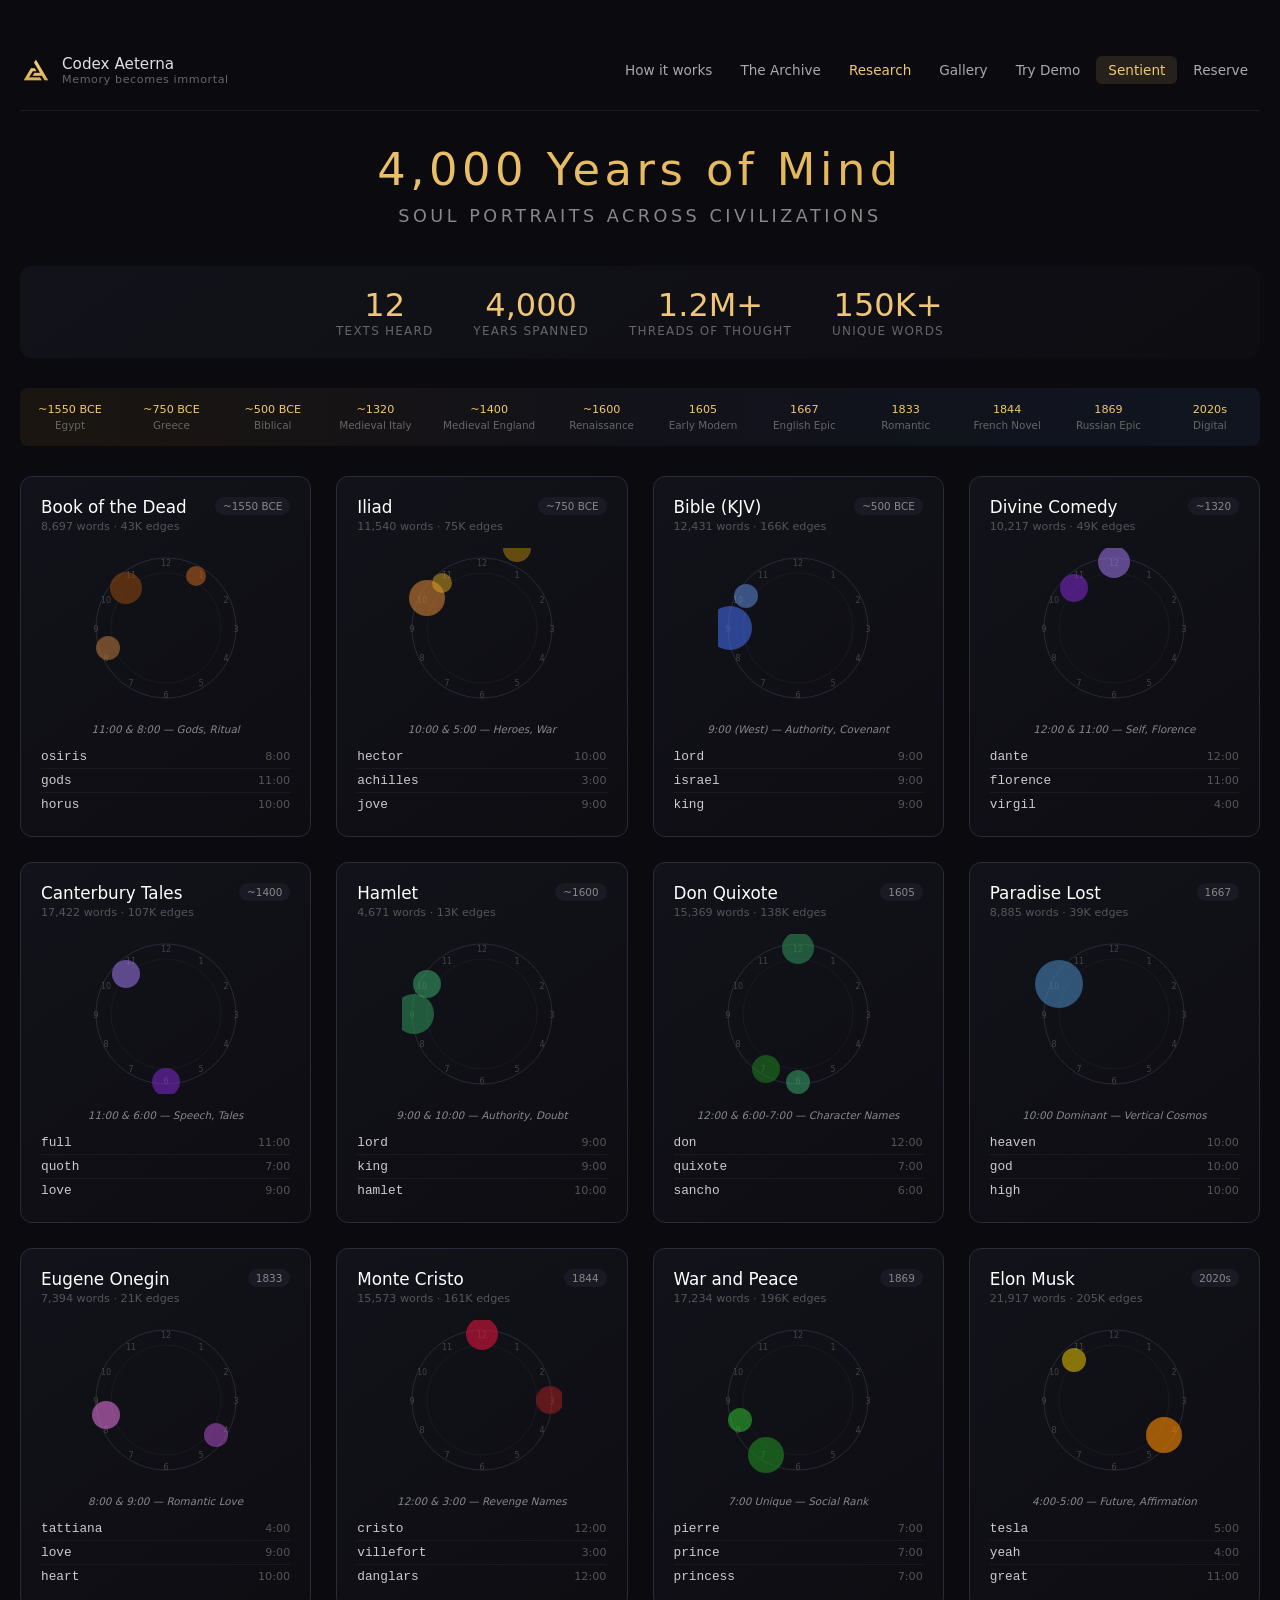
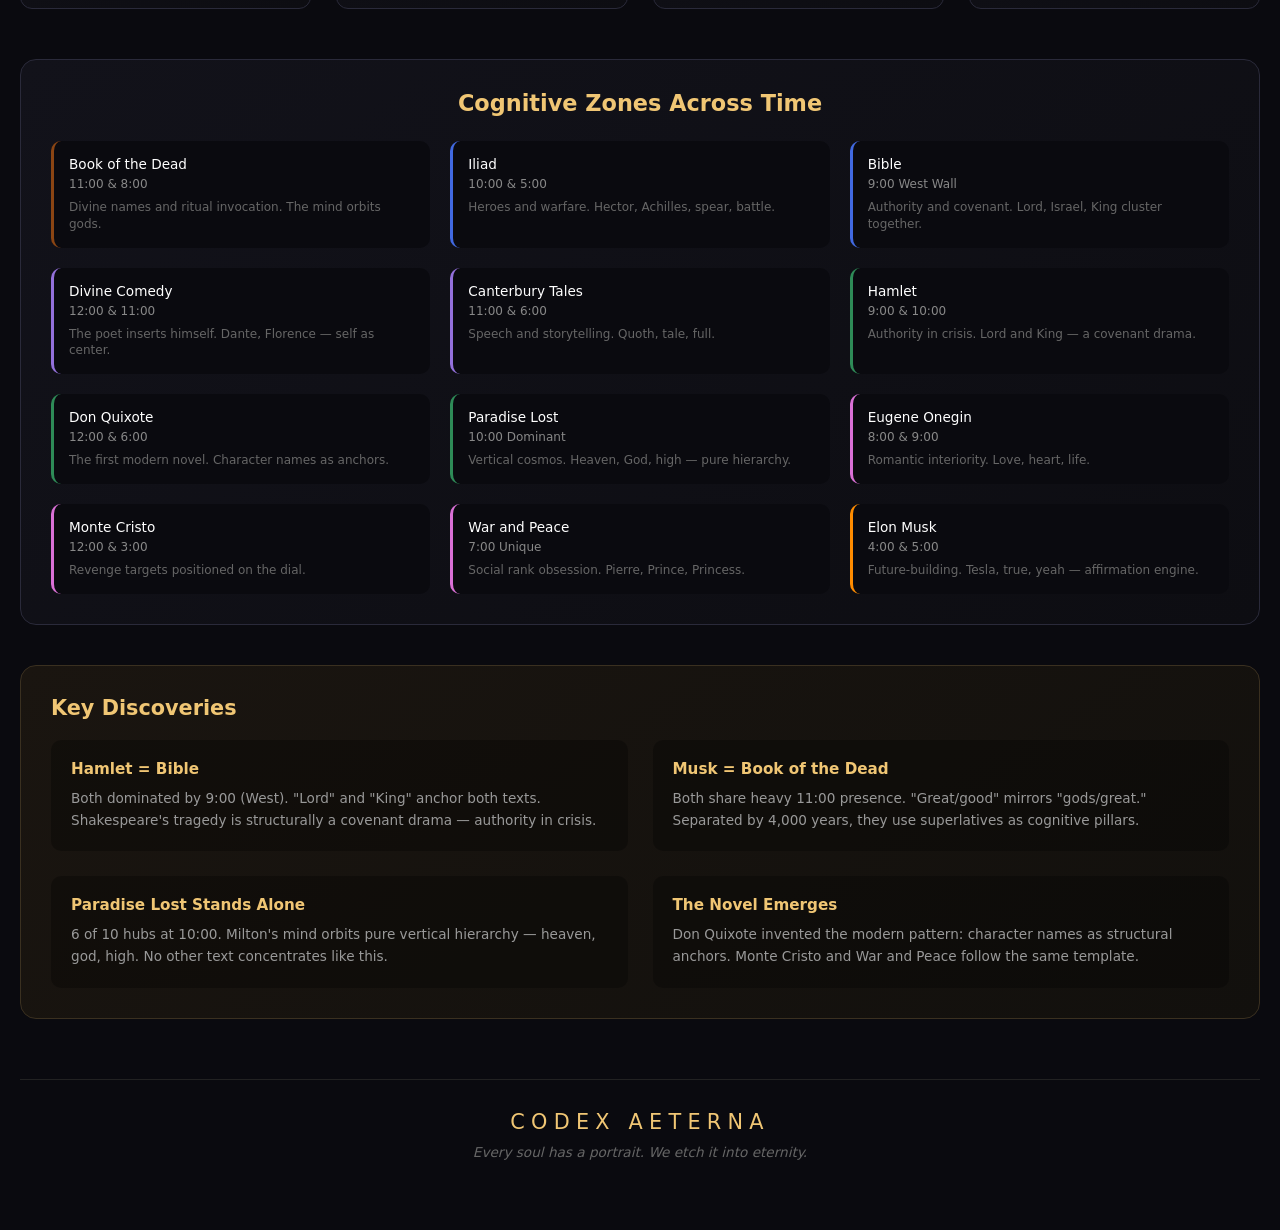
<file: cognitive_fingerprints_full.html>
<!DOCTYPE html>
<html lang="en">
<head>
    <link rel="canonical" href="https://www.codexaeterna.com/cognitive_portraits_full.html" />
    <meta charset="UTF-8">
    <meta name="viewport" content="width=device-width, initial-scale=1.0">
    <title>4,000 Years of Soul Portraits — Soul Portraits Across History | Codex Aeterna</title>
    <meta name="description" content="Explore 4,000 years of soul portraits — from ancient scriptures to modern podcasts. Discover how the shape of human thought evolved across civilizations, seen through the soul portraits of 70,000 texts." />
    <style>
        * {
            margin: 0;
            padding: 0;
            box-sizing: border-box;
        }
        
        body {
            background: #0a0a0f;
            color: #e0e0e0;
            font-family: 'Segoe UI', system-ui, sans-serif;
            min-height: 100vh;
            padding: 40px 20px;
        }
        
        .container {
            max-width: 1400px;
            margin: 0 auto;
        }
        
        header {
            text-align: center;
            margin-bottom: 40px;
        }
        
        h1 {
            font-size: 2.8rem;
            font-weight: 300;
            letter-spacing: 0.1em;
            margin-bottom: 10px;
            background: linear-gradient(135deg, #f0c674, #e0b050);
            -webkit-background-clip: text;
            -webkit-text-fill-color: transparent;
            background-clip: text;
        }
        
        .subtitle {
            font-size: 1.1rem;
            color: #888;
            letter-spacing: 0.2em;
            text-transform: uppercase;
        }
        
        .stats-bar {
            display: flex;
            justify-content: center;
            gap: 40px;
            margin: 30px 0;
            padding: 20px;
            background: linear-gradient(145deg, #12121a, #0d0d12);
            border-radius: 12px;
        }
        
        .stat {
            text-align: center;
        }
        
        .stat-value {
            font-size: 2rem;
            font-weight: 300;
            color: #f0c674;
        }
        
        .stat-label {
            font-size: 0.75rem;
            color: #666;
            text-transform: uppercase;
            letter-spacing: 0.1em;
        }
        
        .timeline {
            display: flex;
            justify-content: space-between;
            align-items: center;
            margin: 30px 0;
            padding: 15px 10px;
            background: linear-gradient(90deg, #1a1510 0%, #12121a 50%, #101520 100%);
            border-radius: 8px;
            overflow-x: auto;
        }
        
        .era {
            text-align: center;
            min-width: 80px;
            padding: 0 5px;
        }
        
        .era-date {
            font-size: 0.7rem;
            color: #f0c674;
            margin-bottom: 3px;
        }
        
        .era-name {
            font-size: 0.65rem;
            color: #666;
        }
        
        .dials-grid {
            display: grid;
            grid-template-columns: repeat(4, 1fr);
            gap: 25px;
            margin: 30px 0;
        }
        
        @media (max-width: 1200px) {
            .dials-grid { grid-template-columns: repeat(3, 1fr); }
        }
        
        @media (max-width: 900px) {
            .dials-grid { grid-template-columns: repeat(2, 1fr); }
        }
        
        @media (max-width: 600px) {
            .dials-grid { grid-template-columns: 1fr; }
        }
        
        .dial-card {
            background: linear-gradient(145deg, #12121a, #0d0d12);
            border: 1px solid #2a2a3a;
            border-radius: 12px;
            padding: 20px;
            position: relative;
            transition: transform 0.2s, border-color 0.2s;
        }
        
        .dial-card:hover {
            transform: translateY(-3px);
            border-color: #3a3a4a;
        }
        
        .dial-header {
            display: flex;
            justify-content: space-between;
            align-items: flex-start;
            margin-bottom: 15px;
        }
        
        .dial-title {
            font-size: 1.05rem;
            font-weight: 500;
            color: #fff;
        }
        
        .dial-meta {
            font-size: 0.7rem;
            color: #555;
            margin-top: 3px;
        }
        
        .dial-era {
            font-size: 0.65rem;
            color: #888;
            background: #1a1a25;
            padding: 3px 8px;
            border-radius: 10px;
        }
        
        .dial-container {
            position: relative;
            width: 160px;
            height: 160px;
            margin: 0 auto 15px;
        }
        
        .dial-svg {
            width: 100%;
            height: 100%;
        }
        
        .hub-list {
            margin-top: 10px;
        }
        
        .hub-item {
            display: flex;
            justify-content: space-between;
            align-items: center;
            padding: 4px 0;
            border-bottom: 1px solid #1a1a25;
            font-size: 0.8rem;
        }
        
        .hub-item:last-child {
            border-bottom: none;
        }
        
        .hub-word {
            color: #ccc;
            font-family: 'Consolas', monospace;
        }
        
        .hub-clock {
            color: #555;
            font-size: 0.7rem;
        }
        
        .zone-label {
            font-size: 0.65rem;
            color: #888;
            text-align: center;
            margin-top: 8px;
            font-style: italic;
        }
        
        .pattern-section {
            margin-top: 50px;
            padding: 30px;
            background: linear-gradient(145deg, #12121a, #0d0d12);
            border: 1px solid #2a2a3a;
            border-radius: 16px;
        }
        
        .pattern-title {
            font-size: 1.4rem;
            margin-bottom: 25px;
            color: #f0c674;
            text-align: center;
        }
        
        .pattern-grid {
            display: grid;
            grid-template-columns: repeat(3, 1fr);
            gap: 20px;
        }
        
        @media (max-width: 800px) {
            .pattern-grid { grid-template-columns: repeat(2, 1fr); }
        }
        
        @media (max-width: 500px) {
            .pattern-grid { grid-template-columns: 1fr; }
        }
        
        .pattern-item {
            padding: 15px;
            background: #0a0a0f;
            border-radius: 10px;
            border-left: 3px solid;
        }
        
        .pattern-name {
            font-size: 0.85rem;
            color: #fff;
            margin-bottom: 5px;
        }
        
        .pattern-zone {
            font-size: 0.75rem;
            color: #888;
            margin-bottom: 8px;
        }
        
        .pattern-desc {
            font-size: 0.75rem;
            color: #666;
            line-height: 1.4;
        }
        
        .insight-section {
            margin-top: 40px;
            padding: 30px;
            background: linear-gradient(145deg, #1a1510, #12100d);
            border: 1px solid #3a3020;
            border-radius: 16px;
        }
        
        .insight-title {
            font-size: 1.3rem;
            margin-bottom: 20px;
            color: #f0c674;
        }
        
        .insight-grid {
            display: grid;
            grid-template-columns: repeat(2, 1fr);
            gap: 25px;
        }
        
        @media (max-width: 700px) {
            .insight-grid { grid-template-columns: 1fr; }
        }
        
        .insight-card {
            padding: 20px;
            background: rgba(0,0,0,0.3);
            border-radius: 10px;
        }
        
        .insight-card h3 {
            font-size: 0.95rem;
            color: #f0c674;
            margin-bottom: 10px;
        }
        
        .insight-card p {
            font-size: 0.85rem;
            color: #999;
            line-height: 1.6;
        }
        
        footer {
            margin-top: 60px;
            text-align: center;
            padding: 30px;
            border-top: 1px solid #222;
        }
        
        .brand {
            font-size: 1.3rem;
            letter-spacing: 0.3em;
            color: #f0c674;
            margin-bottom: 10px;
        }
        
        .tagline {
            font-size: 0.85rem;
            color: #666;
            font-style: italic;
        }

        /* Color coding by era */
        .ancient { border-left-color: #8B4513; }
        .classical { border-left-color: #4169E1; }
        .medieval { border-left-color: #9370DB; }
        .renaissance { border-left-color: #2E8B57; }
        .romantic { border-left-color: #DA70D6; }
        .modern { border-left-color: #FF8C00; }
    </style>
    <style>
        .site-nav {
            display: flex;
            align-items: center;
            justify-content: space-between;
            padding: 14px 0 24px;
            border-bottom: 1px solid rgba(255,255,255,0.07);
            margin-bottom: 32px;
            flex-wrap: wrap;
            gap: 12px;
        }
        .site-nav a.logo-link {
            display: flex;
            align-items: center;
            gap: 10px;
            text-decoration: none;
            color: inherit;
        }
        .site-nav .logo-mark {
            height: 32px;
            width: auto;
        }
        .site-nav .logo-text span:first-child {
            display: block;
            font-size: 0.95rem;
            font-weight: 500;
            color: #e0e0e0;
        }
        .site-nav .logo-text span:last-child {
            display: block;
            font-size: 0.7rem;
            color: #666;
            letter-spacing: 0.05em;
        }
        .site-nav nav {
            display: flex;
            gap: 4px;
            flex-wrap: wrap;
        }
        .site-nav nav a {
            padding: 6px 12px;
            border-radius: 6px;
            font-size: 0.85rem;
            color: #aaa;
            text-decoration: none;
            transition: color 0.2s;
        }
        .site-nav nav a:hover { color: #e0e0e0; }
        .site-nav nav a.active { color: #f0c674; }
        .site-nav nav a.highlight {
            background: rgba(240,198,116,0.12);
            color: #f0c674;
        }
        .site-nav .hamburger {
            display: none;
            flex-direction: column;
            justify-content: center;
            gap: 5px;
            background: none;
            border: 1px solid rgba(255,255,255,0.12);
            border-radius: 8px;
            padding: 8px 10px;
            cursor: pointer;
            margin-left: auto;
        }
        .site-nav .hamburger span {
            display: block;
            width: 20px;
            height: 2px;
            background: #aaa;
            border-radius: 2px;
            transition: transform 0.2s ease, opacity 0.2s ease;
        }
        .site-nav.nav-open .hamburger span:nth-child(1) { transform: translateY(7px) rotate(45deg); }
        .site-nav.nav-open .hamburger span:nth-child(2) { opacity: 0; }
        .site-nav.nav-open .hamburger span:nth-child(3) { transform: translateY(-7px) rotate(-45deg); }
        @media (max-width: 767px) {
            .site-nav { flex-wrap: wrap; align-items: center; }
            .site-nav .hamburger { display: flex; }
            .site-nav nav {
                display: none;
                width: 100%;
                flex-direction: column;
                gap: 4px;
                padding-top: 10px;
                margin-top: 8px;
                border-top: 1px solid rgba(255,255,255,0.08);
            }
            .site-nav.nav-open nav { display: flex; background: #1a1a2e; border-radius: 12px; padding: 8px; margin-top: 10px; }
            .site-nav nav a { border-radius: 8px; padding: 10px 12px; }
        }
    </style>
</head>
<body>
    <div class="container">
        <div class="site-nav">
            <a href="index.html" class="logo-link">
                <img src="assets/img/logo-symbol-512.png" alt="Codex Aeterna" class="logo-mark">
                <div class="logo-text">
                    <span>Codex Aeterna</span>
                    <span>Memory becomes immortal</span>
                </div>
            </a>
            <button class="hamburger" aria-label="Toggle navigation" aria-expanded="false">
                <span></span><span></span><span></span>
            </button>
            <nav>
                <a href="index.html#how-it-works">How it works</a>
                <a href="index.html#offerings">The Archive</a>
                <a href="cognitive_portraits_full.html" class="active">Research</a>
                <a href="gallery.html">Gallery</a>
                <a href="demo.html">Try Demo</a>
                <a href="sentient.html" class="highlight">Sentient</a>
                <a href="index.html#contact">Reserve</a>
            </nav>
        </div>
        <header>
            <h1>4,000 Years of Mind</h1>
            <p class="subtitle">Soul Portraits Across Civilizations</p>
        </header>
        
        <div class="stats-bar">
            <div class="stat">
                <div class="stat-value">12</div>
                <div class="stat-label">Texts Heard</div>
            </div>
            <div class="stat">
                <div class="stat-value">4,000</div>
                <div class="stat-label">Years Spanned</div>
            </div>
            <div class="stat">
                <div class="stat-value">1.2M+</div>
                <div class="stat-label">Threads of Thought</div>
            </div>
            <div class="stat">
                <div class="stat-value">150K+</div>
                <div class="stat-label">Unique Words</div>
            </div>
        </div>
        
        <div class="timeline">
            <div class="era"><div class="era-date">~1550 BCE</div><div class="era-name">Egypt</div></div>
            <div class="era"><div class="era-date">~750 BCE</div><div class="era-name">Greece</div></div>
            <div class="era"><div class="era-date">~500 BCE</div><div class="era-name">Biblical</div></div>
            <div class="era"><div class="era-date">~1320</div><div class="era-name">Medieval Italy</div></div>
            <div class="era"><div class="era-date">~1400</div><div class="era-name">Medieval England</div></div>
            <div class="era"><div class="era-date">~1600</div><div class="era-name">Renaissance</div></div>
            <div class="era"><div class="era-date">1605</div><div class="era-name">Early Modern</div></div>
            <div class="era"><div class="era-date">1667</div><div class="era-name">English Epic</div></div>
            <div class="era"><div class="era-date">1833</div><div class="era-name">Romantic</div></div>
            <div class="era"><div class="era-date">1844</div><div class="era-name">French Novel</div></div>
            <div class="era"><div class="era-date">1869</div><div class="era-name">Russian Epic</div></div>
            <div class="era"><div class="era-date">2020s</div><div class="era-name">Digital</div></div>
        </div>
        
        <div class="dials-grid">
            <!-- Book of the Dead -->
            <div class="dial-card">
                <div class="dial-header">
                    <div>
                        <div class="dial-title">Book of the Dead</div>
                        <div class="dial-meta">8,697 words · 43K edges</div>
                    </div>
                    <span class="dial-era">~1550 BCE</span>
                </div>
                <div class="dial-container">
                    <svg class="dial-svg" viewBox="0 0 160 160">
                        <circle cx="80" cy="80" r="70" fill="none" stroke="#2a2a3a" stroke-width="1"/>
                        <circle cx="80" cy="80" r="55" fill="none" stroke="#1a1a25" stroke-width="1"/>
                        <g fill="#444" font-size="8" text-anchor="middle">
                            <text x="80" y="18">12</text><text x="115" y="30">1</text>
                            <text x="140" y="55">2</text><text x="150" y="84">3</text>
                            <text x="140" y="113">4</text><text x="115" y="138">5</text>
                            <text x="80" y="150">6</text><text x="45" y="138">7</text>
                            <text x="20" y="113">8</text><text x="10" y="84">9</text>
                            <text x="20" y="55">10</text><text x="45" y="30">11</text>
                        </g>
                        <circle cx="40" cy="40" r="16" fill="#8B4513" opacity="0.6"/>
                        <circle cx="22" cy="100" r="12" fill="#CD853F" opacity="0.5"/>
                        <circle cx="110" cy="28" r="10" fill="#D2691E" opacity="0.5"/>
                    </svg>
                </div>
                <div class="zone-label">11:00 & 8:00 — Gods, Ritual</div>
                <div class="hub-list">
                    <div class="hub-item"><span class="hub-word">osiris</span><span class="hub-clock">8:00</span></div>
                    <div class="hub-item"><span class="hub-word">gods</span><span class="hub-clock">11:00</span></div>
                    <div class="hub-item"><span class="hub-word">horus</span><span class="hub-clock">10:00</span></div>
                </div>
            </div>
            
            <!-- Iliad -->
            <div class="dial-card">
                <div class="dial-header">
                    <div>
                        <div class="dial-title">Iliad</div>
                        <div class="dial-meta">11,540 words · 75K edges</div>
                    </div>
                    <span class="dial-era">~750 BCE</span>
                </div>
                <div class="dial-container">
                    <svg class="dial-svg" viewBox="0 0 160 160">
                        <circle cx="80" cy="80" r="70" fill="none" stroke="#2a2a3a" stroke-width="1"/>
                        <circle cx="80" cy="80" r="55" fill="none" stroke="#1a1a25" stroke-width="1"/>
                        <g fill="#444" font-size="8" text-anchor="middle">
                            <text x="80" y="18">12</text><text x="115" y="30">1</text>
                            <text x="140" y="55">2</text><text x="150" y="84">3</text>
                            <text x="140" y="113">4</text><text x="115" y="138">5</text>
                            <text x="80" y="150">6</text><text x="45" y="138">7</text>
                            <text x="20" y="113">8</text><text x="10" y="84">9</text>
                            <text x="20" y="55">10</text><text x="45" y="30">11</text>
                        </g>
                        <circle cx="25" cy="50" r="18" fill="#CD7F32" opacity="0.6"/>
                        <circle cx="115" y="130" r="14" fill="#B8860B" opacity="0.5"/>
                        <circle cx="40" cy="35" r="10" fill="#DAA520" opacity="0.5"/>
                    </svg>
                </div>
                <div class="zone-label">10:00 & 5:00 — Heroes, War</div>
                <div class="hub-list">
                    <div class="hub-item"><span class="hub-word">hector</span><span class="hub-clock">10:00</span></div>
                    <div class="hub-item"><span class="hub-word">achilles</span><span class="hub-clock">3:00</span></div>
                    <div class="hub-item"><span class="hub-word">jove</span><span class="hub-clock">9:00</span></div>
                </div>
            </div>
            
            <!-- Bible -->
            <div class="dial-card">
                <div class="dial-header">
                    <div>
                        <div class="dial-title">Bible (KJV)</div>
                        <div class="dial-meta">12,431 words · 166K edges</div>
                    </div>
                    <span class="dial-era">~500 BCE</span>
                </div>
                <div class="dial-container">
                    <svg class="dial-svg" viewBox="0 0 160 160">
                        <circle cx="80" cy="80" r="70" fill="none" stroke="#2a2a3a" stroke-width="1"/>
                        <circle cx="80" cy="80" r="55" fill="none" stroke="#1a1a25" stroke-width="1"/>
                        <g fill="#444" font-size="8" text-anchor="middle">
                            <text x="80" y="18">12</text><text x="115" y="30">1</text>
                            <text x="140" y="55">2</text><text x="150" y="84">3</text>
                            <text x="140" y="113">4</text><text x="115" y="138">5</text>
                            <text x="80" y="150">6</text><text x="45" y="138">7</text>
                            <text x="20" y="113">8</text><text x="10" y="84">9</text>
                            <text x="20" y="55">10</text><text x="45" y="30">11</text>
                        </g>
                        <circle cx="12" cy="80" r="22" fill="#4169E1" opacity="0.6"/>
                        <circle cx="28" cy="48" r="12" fill="#6495ED" opacity="0.5"/>
                    </svg>
                </div>
                <div class="zone-label">9:00 (West) — Authority, Covenant</div>
                <div class="hub-list">
                    <div class="hub-item"><span class="hub-word">lord</span><span class="hub-clock">9:00</span></div>
                    <div class="hub-item"><span class="hub-word">israel</span><span class="hub-clock">9:00</span></div>
                    <div class="hub-item"><span class="hub-word">king</span><span class="hub-clock">9:00</span></div>
                </div>
            </div>
            
            <!-- Divine Comedy -->
            <div class="dial-card">
                <div class="dial-header">
                    <div>
                        <div class="dial-title">Divine Comedy</div>
                        <div class="dial-meta">10,217 words · 49K edges</div>
                    </div>
                    <span class="dial-era">~1320</span>
                </div>
                <div class="dial-container">
                    <svg class="dial-svg" viewBox="0 0 160 160">
                        <circle cx="80" cy="80" r="70" fill="none" stroke="#2a2a3a" stroke-width="1"/>
                        <circle cx="80" cy="80" r="55" fill="none" stroke="#1a1a25" stroke-width="1"/>
                        <g fill="#444" font-size="8" text-anchor="middle">
                            <text x="80" y="18">12</text><text x="115" y="30">1</text>
                            <text x="140" y="55">2</text><text x="150" y="84">3</text>
                            <text x="140" y="113">4</text><text x="115" y="138">5</text>
                            <text x="80" y="150">6</text><text x="45" y="138">7</text>
                            <text x="20" y="113">8</text><text x="10" y="84">9</text>
                            <text x="20" y="55">10</text><text x="45" y="30">11</text>
                        </g>
                        <circle cx="80" cy="14" r="16" fill="#9370DB" opacity="0.6"/>
                        <circle cx="40" cy="40" r="14" fill="#8A2BE2" opacity="0.5"/>
                    </svg>
                </div>
                <div class="zone-label">12:00 & 11:00 — Self, Florence</div>
                <div class="hub-list">
                    <div class="hub-item"><span class="hub-word">dante</span><span class="hub-clock">12:00</span></div>
                    <div class="hub-item"><span class="hub-word">florence</span><span class="hub-clock">11:00</span></div>
                    <div class="hub-item"><span class="hub-word">virgil</span><span class="hub-clock">4:00</span></div>
                </div>
            </div>
            
            <!-- Canterbury Tales -->
            <div class="dial-card">
                <div class="dial-header">
                    <div>
                        <div class="dial-title">Canterbury Tales</div>
                        <div class="dial-meta">17,422 words · 107K edges</div>
                    </div>
                    <span class="dial-era">~1400</span>
                </div>
                <div class="dial-container">
                    <svg class="dial-svg" viewBox="0 0 160 160">
                        <circle cx="80" cy="80" r="70" fill="none" stroke="#2a2a3a" stroke-width="1"/>
                        <circle cx="80" cy="80" r="55" fill="none" stroke="#1a1a25" stroke-width="1"/>
                        <g fill="#444" font-size="8" text-anchor="middle">
                            <text x="80" y="18">12</text><text x="115" y="30">1</text>
                            <text x="140" y="55">2</text><text x="150" y="84">3</text>
                            <text x="140" y="113">4</text><text x="115" y="138">5</text>
                            <text x="80" y="150">6</text><text x="45" y="138">7</text>
                            <text x="20" y="113">8</text><text x="10" y="84">9</text>
                            <text x="20" y="55">10</text><text x="45" y="30">11</text>
                        </g>
                        <circle cx="40" cy="40" r="14" fill="#9370DB" opacity="0.6"/>
                        <circle cx="80" cy="148" r="14" fill="#8A2BE2" opacity="0.5"/>
                    </svg>
                </div>
                <div class="zone-label">11:00 & 6:00 — Speech, Tales</div>
                <div class="hub-list">
                    <div class="hub-item"><span class="hub-word">full</span><span class="hub-clock">11:00</span></div>
                    <div class="hub-item"><span class="hub-word">quoth</span><span class="hub-clock">7:00</span></div>
                    <div class="hub-item"><span class="hub-word">love</span><span class="hub-clock">9:00</span></div>
                </div>
            </div>
            
            <!-- Hamlet -->
            <div class="dial-card">
                <div class="dial-header">
                    <div>
                        <div class="dial-title">Hamlet</div>
                        <div class="dial-meta">4,671 words · 13K edges</div>
                    </div>
                    <span class="dial-era">~1600</span>
                </div>
                <div class="dial-container">
                    <svg class="dial-svg" viewBox="0 0 160 160">
                        <circle cx="80" cy="80" r="70" fill="none" stroke="#2a2a3a" stroke-width="1"/>
                        <circle cx="80" cy="80" r="55" fill="none" stroke="#1a1a25" stroke-width="1"/>
                        <g fill="#444" font-size="8" text-anchor="middle">
                            <text x="80" y="18">12</text><text x="115" y="30">1</text>
                            <text x="140" y="55">2</text><text x="150" y="84">3</text>
                            <text x="140" y="113">4</text><text x="115" y="138">5</text>
                            <text x="80" y="150">6</text><text x="45" y="138">7</text>
                            <text x="20" y="113">8</text><text x="10" y="84">9</text>
                            <text x="20" y="55">10</text><text x="45" y="30">11</text>
                        </g>
                        <circle cx="12" cy="80" r="20" fill="#2E8B57" opacity="0.6"/>
                        <circle cx="25" cy="50" r="14" fill="#3CB371" opacity="0.5"/>
                    </svg>
                </div>
                <div class="zone-label">9:00 & 10:00 — Authority, Doubt</div>
                <div class="hub-list">
                    <div class="hub-item"><span class="hub-word">lord</span><span class="hub-clock">9:00</span></div>
                    <div class="hub-item"><span class="hub-word">king</span><span class="hub-clock">9:00</span></div>
                    <div class="hub-item"><span class="hub-word">hamlet</span><span class="hub-clock">10:00</span></div>
                </div>
            </div>
            
            <!-- Don Quixote -->
            <div class="dial-card">
                <div class="dial-header">
                    <div>
                        <div class="dial-title">Don Quixote</div>
                        <div class="dial-meta">15,369 words · 138K edges</div>
                    </div>
                    <span class="dial-era">1605</span>
                </div>
                <div class="dial-container">
                    <svg class="dial-svg" viewBox="0 0 160 160">
                        <circle cx="80" cy="80" r="70" fill="none" stroke="#2a2a3a" stroke-width="1"/>
                        <circle cx="80" cy="80" r="55" fill="none" stroke="#1a1a25" stroke-width="1"/>
                        <g fill="#444" font-size="8" text-anchor="middle">
                            <text x="80" y="18">12</text><text x="115" y="30">1</text>
                            <text x="140" y="55">2</text><text x="150" y="84">3</text>
                            <text x="140" y="113">4</text><text x="115" y="138">5</text>
                            <text x="80" y="150">6</text><text x="45" y="138">7</text>
                            <text x="20" y="113">8</text><text x="10" y="84">9</text>
                            <text x="20" y="55">10</text><text x="45" y="30">11</text>
                        </g>
                        <circle cx="80" cy="14" r="16" fill="#2E8B57" opacity="0.6"/>
                        <circle cx="48" cy="135" r="14" fill="#228B22" opacity="0.5"/>
                        <circle cx="80" cy="148" r="12" fill="#3CB371" opacity="0.5"/>
                    </svg>
                </div>
                <div class="zone-label">12:00 & 6:00-7:00 — Character Names</div>
                <div class="hub-list">
                    <div class="hub-item"><span class="hub-word">don</span><span class="hub-clock">12:00</span></div>
                    <div class="hub-item"><span class="hub-word">quixote</span><span class="hub-clock">7:00</span></div>
                    <div class="hub-item"><span class="hub-word">sancho</span><span class="hub-clock">6:00</span></div>
                </div>
            </div>
            
            <!-- Paradise Lost -->
            <div class="dial-card">
                <div class="dial-header">
                    <div>
                        <div class="dial-title">Paradise Lost</div>
                        <div class="dial-meta">8,885 words · 39K edges</div>
                    </div>
                    <span class="dial-era">1667</span>
                </div>
                <div class="dial-container">
                    <svg class="dial-svg" viewBox="0 0 160 160">
                        <circle cx="80" cy="80" r="70" fill="none" stroke="#2a2a3a" stroke-width="1"/>
                        <circle cx="80" cy="80" r="55" fill="none" stroke="#1a1a25" stroke-width="1"/>
                        <g fill="#444" font-size="8" text-anchor="middle">
                            <text x="80" y="18">12</text><text x="115" y="30">1</text>
                            <text x="140" y="55">2</text><text x="150" y="84">3</text>
                            <text x="140" y="113">4</text><text x="115" y="138">5</text>
                            <text x="80" y="150">6</text><text x="45" y="138">7</text>
                            <text x="20" y="113">8</text><text x="10" y="84">9</text>
                            <text x="20" y="55">10</text><text x="45" y="30">11</text>
                        </g>
                        <circle cx="25" cy="50" r="24" fill="#4682B4" opacity="0.6"/>
                    </svg>
                </div>
                <div class="zone-label">10:00 Dominant — Vertical Cosmos</div>
                <div class="hub-list">
                    <div class="hub-item"><span class="hub-word">heaven</span><span class="hub-clock">10:00</span></div>
                    <div class="hub-item"><span class="hub-word">god</span><span class="hub-clock">10:00</span></div>
                    <div class="hub-item"><span class="hub-word">high</span><span class="hub-clock">10:00</span></div>
                </div>
            </div>
            
            <!-- Eugene Onegin -->
            <div class="dial-card">
                <div class="dial-header">
                    <div>
                        <div class="dial-title">Eugene Onegin</div>
                        <div class="dial-meta">7,394 words · 21K edges</div>
                    </div>
                    <span class="dial-era">1833</span>
                </div>
                <div class="dial-container">
                    <svg class="dial-svg" viewBox="0 0 160 160">
                        <circle cx="80" cy="80" r="70" fill="none" stroke="#2a2a3a" stroke-width="1"/>
                        <circle cx="80" cy="80" r="55" fill="none" stroke="#1a1a25" stroke-width="1"/>
                        <g fill="#444" font-size="8" text-anchor="middle">
                            <text x="80" y="18">12</text><text x="115" y="30">1</text>
                            <text x="140" y="55">2</text><text x="150" y="84">3</text>
                            <text x="140" y="113">4</text><text x="115" y="138">5</text>
                            <text x="80" y="150">6</text><text x="45" y="138">7</text>
                            <text x="20" y="113">8</text><text x="10" y="84">9</text>
                            <text x="20" y="55">10</text><text x="45" y="30">11</text>
                        </g>
                        <circle cx="20" cy="95" r="14" fill="#DA70D6" opacity="0.6"/>
                        <circle cx="130" cy="115" r="12" fill="#BA55D3" opacity="0.5"/>
                    </svg>
                </div>
                <div class="zone-label">8:00 & 9:00 — Romantic Love</div>
                <div class="hub-list">
                    <div class="hub-item"><span class="hub-word">tattiana</span><span class="hub-clock">4:00</span></div>
                    <div class="hub-item"><span class="hub-word">love</span><span class="hub-clock">9:00</span></div>
                    <div class="hub-item"><span class="hub-word">heart</span><span class="hub-clock">10:00</span></div>
                </div>
            </div>
            
            <!-- Monte Cristo -->
            <div class="dial-card">
                <div class="dial-header">
                    <div>
                        <div class="dial-title">Monte Cristo</div>
                        <div class="dial-meta">15,573 words · 161K edges</div>
                    </div>
                    <span class="dial-era">1844</span>
                </div>
                <div class="dial-container">
                    <svg class="dial-svg" viewBox="0 0 160 160">
                        <circle cx="80" cy="80" r="70" fill="none" stroke="#2a2a3a" stroke-width="1"/>
                        <circle cx="80" cy="80" r="55" fill="none" stroke="#1a1a25" stroke-width="1"/>
                        <g fill="#444" font-size="8" text-anchor="middle">
                            <text x="80" y="18">12</text><text x="115" y="30">1</text>
                            <text x="140" y="55">2</text><text x="150" y="84">3</text>
                            <text x="140" y="113">4</text><text x="115" y="138">5</text>
                            <text x="80" y="150">6</text><text x="45" y="138">7</text>
                            <text x="20" y="113">8</text><text x="10" y="84">9</text>
                            <text x="20" y="55">10</text><text x="45" y="30">11</text>
                        </g>
                        <circle cx="80" cy="14" r="16" fill="#DC143C" opacity="0.6"/>
                        <circle cx="148" cy="80" r="14" fill="#B22222" opacity="0.5"/>
                    </svg>
                </div>
                <div class="zone-label">12:00 & 3:00 — Revenge Names</div>
                <div class="hub-list">
                    <div class="hub-item"><span class="hub-word">cristo</span><span class="hub-clock">12:00</span></div>
                    <div class="hub-item"><span class="hub-word">villefort</span><span class="hub-clock">3:00</span></div>
                    <div class="hub-item"><span class="hub-word">danglars</span><span class="hub-clock">12:00</span></div>
                </div>
            </div>
            
            <!-- War and Peace -->
            <div class="dial-card">
                <div class="dial-header">
                    <div>
                        <div class="dial-title">War and Peace</div>
                        <div class="dial-meta">17,234 words · 196K edges</div>
                    </div>
                    <span class="dial-era">1869</span>
                </div>
                <div class="dial-container">
                    <svg class="dial-svg" viewBox="0 0 160 160">
                        <circle cx="80" cy="80" r="70" fill="none" stroke="#2a2a3a" stroke-width="1"/>
                        <circle cx="80" cy="80" r="55" fill="none" stroke="#1a1a25" stroke-width="1"/>
                        <g fill="#444" font-size="8" text-anchor="middle">
                            <text x="80" y="18">12</text><text x="115" y="30">1</text>
                            <text x="140" y="55">2</text><text x="150" y="84">3</text>
                            <text x="140" y="113">4</text><text x="115" y="138">5</text>
                            <text x="80" y="150">6</text><text x="45" y="138">7</text>
                            <text x="20" y="113">8</text><text x="10" y="84">9</text>
                            <text x="20" y="55">10</text><text x="45" y="30">11</text>
                        </g>
                        <circle cx="48" cy="135" r="18" fill="#228B22" opacity="0.6"/>
                        <circle cx="22" cy="100" r="12" fill="#32CD32" opacity="0.5"/>
                    </svg>
                </div>
                <div class="zone-label">7:00 Unique — Social Rank</div>
                <div class="hub-list">
                    <div class="hub-item"><span class="hub-word">pierre</span><span class="hub-clock">7:00</span></div>
                    <div class="hub-item"><span class="hub-word">prince</span><span class="hub-clock">7:00</span></div>
                    <div class="hub-item"><span class="hub-word">princess</span><span class="hub-clock">7:00</span></div>
                </div>
            </div>
            
            <!-- Elon Musk -->
            <div class="dial-card">
                <div class="dial-header">
                    <div>
                        <div class="dial-title">Elon Musk</div>
                        <div class="dial-meta">21,917 words · 205K edges</div>
                    </div>
                    <span class="dial-era">2020s</span>
                </div>
                <div class="dial-container">
                    <svg class="dial-svg" viewBox="0 0 160 160">
                        <circle cx="80" cy="80" r="70" fill="none" stroke="#2a2a3a" stroke-width="1"/>
                        <circle cx="80" cy="80" r="55" fill="none" stroke="#1a1a25" stroke-width="1"/>
                        <g fill="#444" font-size="8" text-anchor="middle">
                            <text x="80" y="18">12</text><text x="115" y="30">1</text>
                            <text x="140" y="55">2</text><text x="150" y="84">3</text>
                            <text x="140" y="113">4</text><text x="115" y="138">5</text>
                            <text x="80" y="150">6</text><text x="45" y="138">7</text>
                            <text x="20" y="113">8</text><text x="10" y="84">9</text>
                            <text x="20" y="55">10</text><text x="45" y="30">11</text>
                        </g>
                        <circle cx="130" cy="115" r="18" fill="#FF8C00" opacity="0.6"/>
                        <circle cx="40" cy="40" r="12" fill="#FFD700" opacity="0.5"/>
                    </svg>
                </div>
                <div class="zone-label">4:00-5:00 — Future, Affirmation</div>
                <div class="hub-list">
                    <div class="hub-item"><span class="hub-word">tesla</span><span class="hub-clock">5:00</span></div>
                    <div class="hub-item"><span class="hub-word">yeah</span><span class="hub-clock">4:00</span></div>
                    <div class="hub-item"><span class="hub-word">great</span><span class="hub-clock">11:00</span></div>
                </div>
            </div>
        </div>
        
        <div class="pattern-section">
            <h2 class="pattern-title">Cognitive Zones Across Time</h2>
            <div class="pattern-grid">
                <div class="pattern-item ancient">
                    <div class="pattern-name">Book of the Dead</div>
                    <div class="pattern-zone">11:00 & 8:00</div>
                    <div class="pattern-desc">Divine names and ritual invocation. The mind orbits gods.</div>
                </div>
                <div class="pattern-item classical">
                    <div class="pattern-name">Iliad</div>
                    <div class="pattern-zone">10:00 & 5:00</div>
                    <div class="pattern-desc">Heroes and warfare. Hector, Achilles, spear, battle.</div>
                </div>
                <div class="pattern-item classical">
                    <div class="pattern-name">Bible</div>
                    <div class="pattern-zone">9:00 West Wall</div>
                    <div class="pattern-desc">Authority and covenant. Lord, Israel, King cluster together.</div>
                </div>
                <div class="pattern-item medieval">
                    <div class="pattern-name">Divine Comedy</div>
                    <div class="pattern-zone">12:00 & 11:00</div>
                    <div class="pattern-desc">The poet inserts himself. Dante, Florence — self as center.</div>
                </div>
                <div class="pattern-item medieval">
                    <div class="pattern-name">Canterbury Tales</div>
                    <div class="pattern-zone">11:00 & 6:00</div>
                    <div class="pattern-desc">Speech and storytelling. Quoth, tale, full.</div>
                </div>
                <div class="pattern-item renaissance">
                    <div class="pattern-name">Hamlet</div>
                    <div class="pattern-zone">9:00 & 10:00</div>
                    <div class="pattern-desc">Authority in crisis. Lord and King — a covenant drama.</div>
                </div>
                <div class="pattern-item renaissance">
                    <div class="pattern-name">Don Quixote</div>
                    <div class="pattern-zone">12:00 & 6:00</div>
                    <div class="pattern-desc">The first modern novel. Character names as anchors.</div>
                </div>
                <div class="pattern-item renaissance">
                    <div class="pattern-name">Paradise Lost</div>
                    <div class="pattern-zone">10:00 Dominant</div>
                    <div class="pattern-desc">Vertical cosmos. Heaven, God, high — pure hierarchy.</div>
                </div>
                <div class="pattern-item romantic">
                    <div class="pattern-name">Eugene Onegin</div>
                    <div class="pattern-zone">8:00 & 9:00</div>
                    <div class="pattern-desc">Romantic interiority. Love, heart, life.</div>
                </div>
                <div class="pattern-item romantic">
                    <div class="pattern-name">Monte Cristo</div>
                    <div class="pattern-zone">12:00 & 3:00</div>
                    <div class="pattern-desc">Revenge targets positioned on the dial.</div>
                </div>
                <div class="pattern-item romantic">
                    <div class="pattern-name">War and Peace</div>
                    <div class="pattern-zone">7:00 Unique</div>
                    <div class="pattern-desc">Social rank obsession. Pierre, Prince, Princess.</div>
                </div>
                <div class="pattern-item modern">
                    <div class="pattern-name">Elon Musk</div>
                    <div class="pattern-zone">4:00 & 5:00</div>
                    <div class="pattern-desc">Future-building. Tesla, true, yeah — affirmation engine.</div>
                </div>
            </div>
        </div>
        
        <div class="insight-section">
            <h2 class="insight-title">Key Discoveries</h2>
            <div class="insight-grid">
                <div class="insight-card">
                    <h3>Hamlet = Bible</h3>
                    <p>Both dominated by 9:00 (West). "Lord" and "King" anchor both texts. Shakespeare's tragedy is structurally a covenant drama — authority in crisis.</p>
                </div>
                <div class="insight-card">
                    <h3>Musk = Book of the Dead</h3>
                    <p>Both share heavy 11:00 presence. "Great/good" mirrors "gods/great." Separated by 4,000 years, they use superlatives as cognitive pillars.</p>
                </div>
                <div class="insight-card">
                    <h3>Paradise Lost Stands Alone</h3>
                    <p>6 of 10 hubs at 10:00. Milton's mind orbits pure vertical hierarchy — heaven, god, high. No other text concentrates like this.</p>
                </div>
                <div class="insight-card">
                    <h3>The Novel Emerges</h3>
                    <p>Don Quixote invented the modern pattern: character names as structural anchors. Monte Cristo and War and Peace follow the same template.</p>
                </div>
            </div>
        </div>
        
        <footer>
            <div class="brand">CODEX AETERNA</div>
            <div class="tagline">Every soul has a portrait. We etch it into eternity.</div>
        </footer>
    </div>
  <script src="assets/js/main.js"></script>
</body>
</html>
</file>
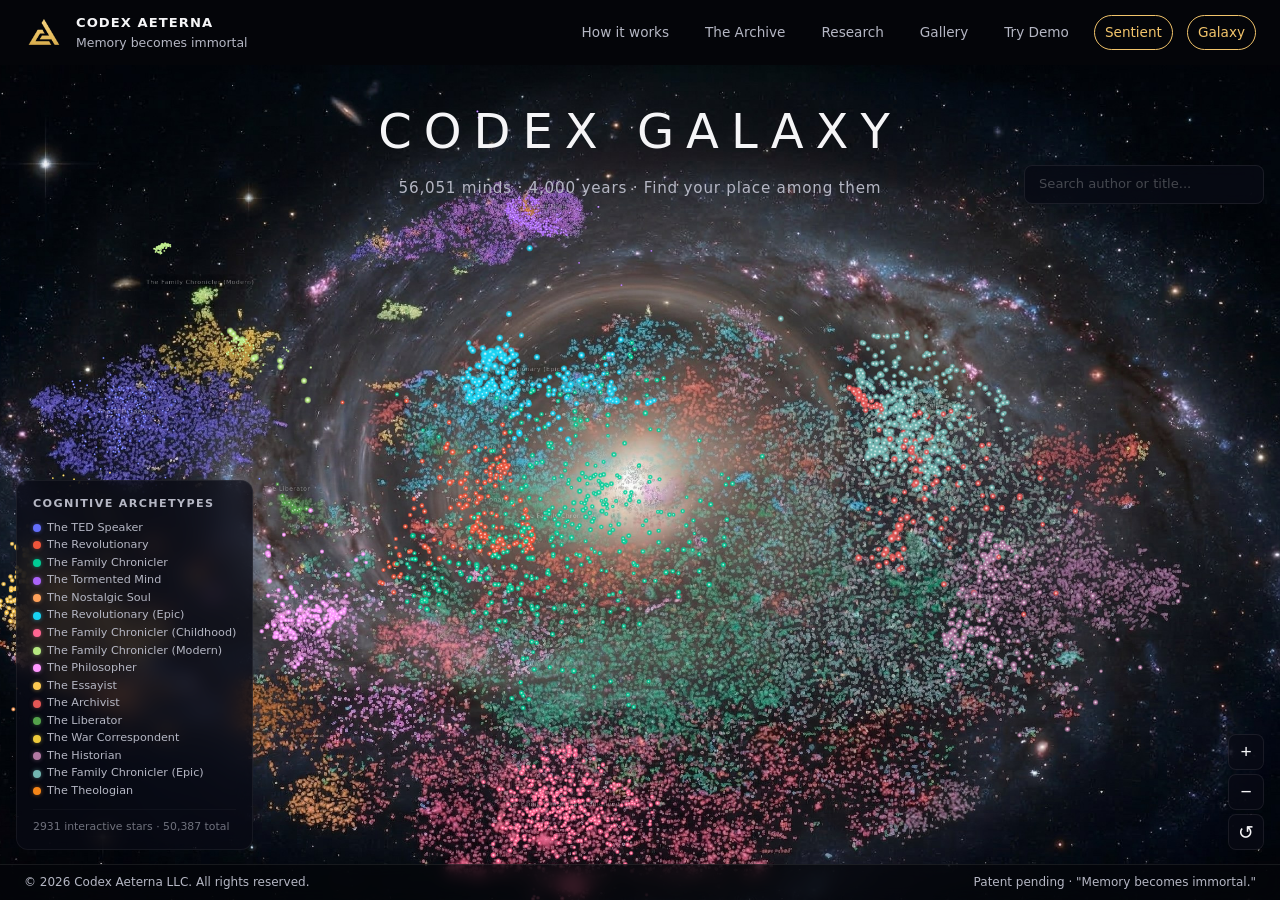
<file: galaxy.html>
<!DOCTYPE html>
<html lang="en">
<head>
  <link rel="canonical" href="https://www.codexaeterna.com/galaxy.html" />
  <meta charset="UTF-8" />
  <title>Galaxy of Human Thought — 56,051 Souls | Codex Aeterna</title>
  <meta name="viewport" content="width=device-width, initial-scale=1" />
  <meta name="description" content="Explore an interactive galaxy of 56,051 souls — books, podcasts, and speeches spanning 4,000 years of human thought. Each star is a soul portrait. Find Shakespeare next to your favorite podcast. Discover where your mind belongs." />

  <!-- Favicon -->
  <link rel="icon" type="image/png" sizes="32x32" href="assets/img/favicon-32x32.png">
  <link rel="icon" type="image/png" sizes="16x16" href="assets/img/favicon-16x16.png">
  <link rel="apple-touch-icon" sizes="180x180" href="assets/img/favicon-180x180.png">

  <!-- SEO & Social Media -->
  <meta property="og:title" content="Galaxy of Human Thought — 56,051 Souls" />
  <meta property="og:description" content="An interactive 3D galaxy of 56,051 minds — books, podcasts and speeches as soul portraits across 4,000 years. Find where your favorite author's consciousness lives." />
  <meta property="og:image" content="https://www.codexaeterna.com/og-image.png" />
  <meta property="og:url" content="https://www.codexaeterna.com/galaxy.html" />
  <meta property="og:type" content="website" />
  <meta name="twitter:card" content="summary_large_image" />
  <meta name="twitter:title" content="Galaxy of Human Thought — 56,051 Souls" />
  <meta name="twitter:description" content="Interactive 3D galaxy mapping 56,051 consciousness portraits across 4,000 years of human thought." />
  <meta name="twitter:image" content="https://www.codexaeterna.com/og-image.png" />

  <!-- Site stylesheet for header/footer consistency -->
  <link rel="stylesheet" href="assets/css/styles.css">

  <!-- Structured Data -->
  <script type="application/ld+json">
  {
    "@context": "https://schema.org",
    "@type": "WebApplication",
    "name": "Galaxy of Human Thought",
    "url": "https://www.codexaeterna.com/galaxy.html",
    "description": "Interactive 3D visualization mapping 56,051 minds — books, podcasts and speeches as soul portraits across 4,000 years of human thought. Each star is one mind — a soul portrait, as individual as the voice that left it.",
    "applicationCategory": "VisualizationApplication",
    "operatingSystem": "Web Browser",
    "creator": {
      "@type": "Organization",
      "name": "Codex Aeterna"
    },
    "offers": {
      "@type": "Offer",
      "price": "0",
      "priceCurrency": "USD"
    }
  }
  </script>

  <style>
    /* Galaxy-specific overrides */
    body { background: #05060a; overflow: hidden; }

    .page {
      max-width: 100%; padding: 0;
      display: flex; flex-direction: column;
      height: 100vh;
    }

    header {
      padding: 12px 24px; margin-bottom: 0;
      background: rgba(5, 6, 10, 0.85);
      backdrop-filter: blur(12px);
      z-index: 100; position: relative;
    }

    footer {
      position: fixed; bottom: 0; left: 0; right: 0;
      padding: 8px 24px;
      background: rgba(5, 6, 10, 0.7);
      backdrop-filter: blur(8px);
      z-index: 100; font-size: 0.75rem;
    }

    /* ── Galaxy viewport ── */
    #galaxy-container {
      flex: 1; position: relative;
      overflow: hidden; cursor: grab;
      background: #05060a;
    }
    #galaxy-container:active { cursor: grabbing; }

    /* Single wrapper for image + stars — panned/zoomed together */
    #galaxy-world {
      position: absolute;
      transform-origin: 0 0;
      will-change: transform;
      width: 2798px; height: 1536px;
      z-index: 5;
    }

    /* The galaxy image fills the world */
    #galaxy-image {
      display: block;
      width: 2798px; height: 1536px;
      image-rendering: auto;
    }

    /* Interactive star overlay — sits on top of image, same coordinate space */
    #star-overlay {
      position: absolute;
      top: 0; left: 0;
      width: 100%; height: 100%;
      pointer-events: none;
    }

    /* Individual interactive stars */
    .star {
      position: absolute;
      width: 18px; height: 18px;
      border-radius: 50%;
      transform: translate(-50%, -50%);
      pointer-events: all;
      cursor: pointer;
      transition: box-shadow 0.25s, transform 0.25s;
      z-index: 10;
    }
    .star:hover {
      transform: translate(-50%, -50%) scale(2.5);
      z-index: 50;
    }
    .star.book {
      background: radial-gradient(circle,
        #fff 0%, #ffe680 20%, rgba(255,220,100,0.9) 40%,
        rgba(255,200,60,0.5) 65%, transparent 100%);
      box-shadow: 0 0 18px 6px rgba(255,220,100,0.8),
                  0 0 40px 12px rgba(255,200,60,0.3);
      border: 1px solid rgba(255,240,180,0.6);
    }
    .star.book:hover {
      box-shadow: 0 0 30px 10px rgba(255,220,100,1),
                  0 0 60px 20px rgba(255,200,60,0.5);
    }
    .star.podcast {
      background: radial-gradient(circle,
        #fff 0%, #80d4ff 20%, rgba(100,200,255,0.9) 40%,
        rgba(80,170,255,0.5) 65%, transparent 100%);
      box-shadow: 0 0 18px 6px rgba(100,200,255,0.8),
                  0 0 40px 12px rgba(80,170,255,0.3);
      border: 1px solid rgba(180,230,255,0.6);
    }
    .star.podcast:hover {
      box-shadow: 0 0 30px 10px rgba(100,200,255,1),
                  0 0 60px 20px rgba(80,170,255,0.5);
    }

    /* ── Personal star (from Soul Interview) ── */
    .star.personal {
      width: 24px; height: 24px;
      background: radial-gradient(circle,
        #fff 0%, #ffd700 15%, rgba(255,215,0,0.95) 35%,
        rgba(255,180,0,0.6) 55%, rgba(255,150,0,0.2) 75%, transparent 100%);
      box-shadow: 0 0 24px 8px rgba(255,215,0,0.9),
                  0 0 50px 16px rgba(255,180,0,0.4),
                  0 0 80px 30px rgba(255,150,0,0.15);
      border: 1.5px solid rgba(255,240,200,0.8);
      animation: personalPulse 2s ease-in-out infinite;
      z-index: 60;
    }
    .star.personal:hover {
      box-shadow: 0 0 40px 14px rgba(255,215,0,1),
                  0 0 80px 28px rgba(255,180,0,0.6),
                  0 0 120px 40px rgba(255,150,0,0.25);
    }
    @keyframes personalPulse {
      0%, 100% { transform: translate(-50%, -50%) scale(1); opacity: 1; }
      50% { transform: translate(-50%, -50%) scale(1.3); opacity: 0.85; }
    }

    /* Your star banner */
    .your-star-banner {
      position: fixed; top: 80px; left: 50%; transform: translateX(-50%);
      z-index: 200; padding: 12px 28px;
      background: rgba(8, 10, 20, 0.9);
      border: 1px solid rgba(255, 215, 0, 0.3);
      border-radius: 12px; backdrop-filter: blur(16px);
      color: var(--text); font-size: 0.9rem; text-align: center;
      box-shadow: 0 8px 32px rgba(0,0,0,0.5);
      animation: bannerFadeIn 1s ease-out;
    }
    .your-star-banner .star-name { color: #ffd700; font-weight: 600; }
    .your-star-banner .star-archetype { color: var(--text-soft); font-size: 0.78rem; margin-top: 2px; }
    @keyframes bannerFadeIn {
      from { opacity: 0; transform: translateX(-50%) translateY(-20px); }
      to { opacity: 1; transform: translateX(-50%) translateY(0); }
    }

    /* ── Hero overlay ── */
    .galaxy-hero {
      position: absolute; top: 0; left: 0; right: 0;
      text-align: center; padding: 28px 20px 0;
      pointer-events: none; z-index: 10;
    }
    .galaxy-hero h1 {
      font-size: clamp(1.8rem, 4vw, 3rem);
      font-weight: 300; letter-spacing: 0.25em;
      text-transform: uppercase; color: var(--text);
      margin-bottom: 6px;
    }
    .galaxy-hero p {
      font-size: 0.95rem; color: var(--text-soft);
      letter-spacing: 0.05em;
    }

    /* ── Tooltip ── */
    #tooltip {
      position: fixed; display: none;
      z-index: 200;
      background: rgba(8, 10, 20, 0.92);
      border: 1px solid rgba(242, 196, 107, 0.25);
      border-radius: 12px; padding: 14px 16px;
      min-width: 220px; max-width: 300px;
      backdrop-filter: blur(16px);
      box-shadow: 0 8px 32px rgba(0,0,0,0.6);
    }
    .tt-author { color: var(--accent); font-size: 0.78rem; letter-spacing: 0.06em; text-transform: uppercase; margin-bottom: 2px; }
    .tt-title { color: var(--text); font-size: 0.95rem; font-weight: 500; margin-bottom: 6px; }
    .tt-meta { display: flex; gap: 12px; font-size: 0.75rem; color: var(--text-soft); margin-bottom: 8px; }
    .tt-portrait { width: 120px; height: 120px; margin: 0 auto 6px; background: rgba(255,255,255,0.03); border-radius: 8px; display: flex; align-items: center; justify-content: center; overflow: hidden; }
    .tt-portrait img { width: 100%; height: 100%; object-fit: cover; border-radius: 8px; }
    .placeholder-glyph { font-size: 2rem; color: rgba(255,255,255,0.08); }
    .tt-link { font-size: 0.72rem; color: var(--accent); opacity: 0.7; text-decoration: none; display: block; cursor: pointer; }
    .tt-link:hover { opacity: 1; text-decoration: underline; }

    /* ── Controls ── */
    .galaxy-controls {
      position: absolute; bottom: 50px; left: 16px;
      background: rgba(8, 10, 20, 0.75);
      border: 1px solid rgba(255,255,255,0.06);
      border-radius: 12px; padding: 14px 16px;
      backdrop-filter: blur(10px); z-index: 20;
      font-size: 0.78rem;
    }
    .galaxy-controls h3 { font-size: 0.7rem; text-transform: uppercase; letter-spacing: 0.12em; color: var(--text-soft); margin-bottom: 8px; }
    .legend-row { display: flex; align-items: center; gap: 6px; margin-bottom: 3px; color: var(--text-soft); font-size: 0.7rem; line-height: 1.3; cursor: pointer; }
    .legend-row:hover { color: var(--text); }
    .legend-dot { width: 8px; height: 8px; border-radius: 50%; flex-shrink: 0; }
    .galaxy-stats { font-size: 0.68rem; color: var(--text-soft); opacity: 0.6; }
    .galaxy-controls { max-height: calc(100vh - 160px); overflow-y: auto; min-width: 200px; }

    /* ── Search ── */
    .galaxy-search {
      position: absolute; top: 100px; right: 16px;
      z-index: 20; width: 240px;
    }
    .galaxy-search input {
      width: 100%; padding: 8px 14px;
      background: rgba(8, 10, 20, 0.8);
      border: 1px solid rgba(255,255,255,0.08);
      border-radius: 8px; color: var(--text);
      font-size: 0.82rem; outline: none;
      backdrop-filter: blur(10px);
    }
    .galaxy-search input::placeholder { color: rgba(255,255,255,0.25); }
    .galaxy-search input:focus { border-color: rgba(242, 196, 107, 0.3); }
    .search-results {
      margin-top: 4px; max-height: 260px;
      overflow-y: auto; display: none;
      background: rgba(8, 10, 20, 0.92);
      border: 1px solid rgba(255,255,255,0.06);
      border-radius: 8px;
      backdrop-filter: blur(10px);
    }
    .search-result-item {
      padding: 8px 16px; cursor: pointer;
      font-size: 0.82rem;
      border-bottom: 1px solid rgba(255,255,255,0.04);
      transition: background 0.2s;
    }
    .search-result-item:hover { background: rgba(242, 196, 107, 0.08); }
    .search-result-item .sr-author { color: var(--accent); font-size: 0.75rem; }

    /* Zoom controls */
    .zoom-controls {
      position: absolute; bottom: 50px; right: 16px;
      display: flex; flex-direction: column; gap: 4px;
      z-index: 20;
    }
    .zoom-btn {
      width: 36px; height: 36px;
      background: rgba(8, 10, 20, 0.75);
      border: 1px solid rgba(255,255,255,0.08);
      border-radius: 8px; color: var(--text);
      font-size: 1.2rem; cursor: pointer;
      display: flex; align-items: center; justify-content: center;
      backdrop-filter: blur(10px);
      transition: background 0.2s;
    }
    .zoom-btn:hover { background: rgba(242, 196, 107, 0.12); }

    /* Cluster labels */
    .cluster-label {
      position: absolute;
      color: rgba(255,255,255,0.4);
      font-size: 11px;
      font-weight: 300;
      letter-spacing: 0.08em;
      pointer-events: none;
      transform: translate(-50%, -50%);
      white-space: nowrap;
      text-shadow: 0 0 12px rgba(0,0,0,0.8);
    }
  </style>
</head>
<body>
  <div class="page">
    <header>
      <a href="index.html" class="logo">
        <img src="assets/img/logo-symbol-512.png" alt="Codex Aeterna logo" class="logo-mark">
        <div class="logo-text">
          <span>Codex Aeterna</span>
          <span>Memory becomes immortal</span>
        </div>
      </a>
      <button class="hamburger" aria-label="Toggle navigation" aria-expanded="false">
        <span></span><span></span><span></span>
      </button>
      <nav>
        <a href="index.html#how-it-works">How it works</a>
        <a href="index.html#offerings">The Archive</a>
        <a href="cognitive_portraits_full.html">Research</a>
        <a href="gallery.html">Gallery</a>
        <a href="demo.html">Try Demo</a>
        <a href="sentient.html" class="highlight">Sentient</a>
        <a href="galaxy.html" class="active">Galaxy</a>
      </nav>
    </header>

    <div id="galaxy-container">
      <div class="galaxy-hero">
        <h1>Codex Galaxy</h1>
        <p>56,051 minds &middot; 4,000 years &middot; Find your place among them</p>
      </div>

      <!-- Single transformed world: image + star overlay -->
      <div id="galaxy-world">
        <img id="galaxy-image" src="assets/img/galaxy_bg.jpg" alt="Cognitive galaxy map" draggable="false" />
        <div id="star-overlay"></div>
      </div>

      <div id="tooltip">
        <div class="tt-author"></div>
        <div class="tt-title"></div>
        <div class="tt-meta">
          <span class="tt-archetype"></span>
          <span class="tt-ki"></span>
        </div>
        <div class="tt-portrait">
          <span class="placeholder-glyph">&#10022;</span>
        </div>
        <a class="tt-link" href="#" target="_blank">View Full Portrait &rarr;</a>
      </div>

      <!-- Legend: Archetype Color Map -->
      <div class="galaxy-controls" id="legendPanel">
        <h3>Cognitive Archetypes</h3>
        <div id="archetypeLegend"></div>
        <div class="galaxy-stats" style="margin-top:10px; border-top: 1px solid rgba(255,255,255,0.06); padding-top: 8px;">
          <span id="starCount">0</span> interactive stars &middot; 50,387 total
        </div>
      </div>

      <!-- Search -->
      <div class="galaxy-search">
        <input type="text" id="searchInput" placeholder="Search author or title..." />
        <div class="search-results" id="searchResults"></div>
      </div>

      <!-- Zoom -->
      <div class="zoom-controls">
        <button class="zoom-btn" id="zoomIn">+</button>
        <button class="zoom-btn" id="zoomOut">&minus;</button>
        <button class="zoom-btn" id="zoomReset" title="Reset view">&#8634;</button>
      </div>
    </div>

    <footer>
      <span>&copy; <span id="year"></span> Codex Aeterna LLC. All rights reserved.</span>
      <span>Patent pending &middot; "Memory becomes immortal."</span>
    </footer>
  </div>

  <script>
  /* =============================================
     CODEX GALAXY — 2D Image + Interactive Overlay
     Background: pre-rendered 50K star image
     Foreground: clickable notable stars (CSS)
     ============================================= */

  // ── Image dimensions ──
  const IMG = { width: 2798, height: 1536 };

  // ── Archetype definitions (16 clusters) ──
  // Colors exactly matched to the 2D Plotly cognitive galaxy
  const ARCHETYPES = [
    { id: 0,  name: 'The TED Speaker',   color: '#636EFA' },
    { id: 1,  name: 'The Revolutionary',  color: '#EF553B' },
    { id: 2,  name: 'The Family Chronicler', color: '#00CC96' },
    { id: 3,  name: 'The Tormented Mind', color: '#AB63FA' },
    { id: 4,  name: 'The Nostalgic Soul', color: '#FFA15A' },
    { id: 5,  name: 'The Revolutionary (Epic)', color: '#19D3F3' },
    { id: 6,  name: 'The Family Chronicler (Childhood)', color: '#FF6692' },
    { id: 7,  name: 'The Family Chronicler (Modern)', color: '#B6E880' },
    { id: 8,  name: 'The Philosopher',    color: '#FF97FF' },
    { id: 9,  name: 'The Essayist',       color: '#FECB52' },
    { id: 10, name: 'The Archivist',      color: '#E45756' },
    { id: 11, name: 'The Liberator',      color: '#54A24B' },
    { id: 12, name: 'The War Correspondent', color: '#EECA3B' },
    { id: 13, name: 'The Historian',      color: '#B279A2' },
    { id: 14, name: 'The Family Chronicler (Epic)', color: '#72B7B2' },
    { id: 15, name: 'The Theologian',     color: '#F58518' }
  ];

  // Cluster pixel positions within the Gemini galaxy image (2798×1536)
  // Detected via color analysis + manually adjusted for right-side clusters
  const CENTROIDS = [
    { id:  0, px:  456, py:  658, spread: 250, name: 'The TED Speaker' },        // blue, far left
    { id:  1, px: 1100, py:  820, spread: 220, name: 'The Revolutionary' },       // red, center
    { id:  2, px: 1250, py:  850, spread: 420, name: 'The Family Chronicler' },   // green, center — shifted down, wider to fill void
    { id:  3, px: 1200, py:  280, spread: 200, name: 'The Tormented Mind' },      // purple, top
    { id:  4, px:  442, py: 1140, spread: 160, name: 'The Nostalgic Soul' },      // peach, lower-left
    { id:  5, px: 1180, py:  580, spread: 220, name: 'The Revolutionary (Epic)' },// cyan, upper-center
    { id:  6, px: 1260, py: 1380, spread: 200, name: 'The Family Chronicler (Childhood)' }, // pink, bottom
    { id:  7, px:  590, py:  420, spread: 180, name: 'The Family Chronicler (Modern)' },    // lime, upper-left
    { id:  8, px:  780, py: 1000, spread: 180, name: 'The Philosopher' },         // magenta, center-left
    { id:  9, px:  340, py:  990, spread: 180, name: 'The Essayist' },            // gold, left
    { id: 10, px: 1900, py:  750, spread: 260, name: 'The Archivist' },           // salmon, right
    { id: 11, px:  750, py:  800, spread: 140, name: 'The Liberator' },           // forest green, center-left
    { id: 12, px:  420, py:  860, spread: 180, name: 'The War Correspondent' },   // amber, left
    { id: 13, px: 2050, py: 1000, spread: 280, name: 'The Historian' },           // mauve, far right
    { id: 14, px: 1900, py:  650, spread: 260, name: 'The Family Chronicler (Epic)' }, // teal, right
    { id: 15, px:  470, py: 1180, spread: 160, name: 'The Theologian' }           // orange, lower-left
  ];

  // ── Notable interactive stars (mock — replaced by galaxy_data.json when available) ──
  const INTERACTIVE_STARS = [
    // [author, title, cluster, type, ki]
    ['Shakespeare','Hamlet',0,'book',42.1],['Shakespeare','Macbeth',0,'book',38.5],
    ['Shakespeare','Othello',0,'book',36.2],['Shakespeare','King Lear',0,'book',40.8],
    ['Shakespeare','The Tempest',0,'book',32.1],['Shakespeare','Romeo and Juliet',0,'book',35.7],
    ['Tolstoy','War and Peace',5,'book',48.3],['Tolstoy','Anna Karenina',4,'book',44.1],
    ['Tolstoy','The Death of Ivan Ilyich',3,'book',28.9],
    ['Dostoevsky','Crime and Punishment',3,'book',46.5],['Dostoevsky','The Brothers Karamazov',3,'book',49.2],
    ['Dostoevsky','The Idiot',3,'book',38.4],
    ['Melville','Moby-Dick',7,'book',42.7],['Melville','Bartleby, the Scrivener',9,'book',18.3],
    ['Dickens','Great Expectations',2,'book',35.6],['Dickens','A Tale of Two Cities',5,'book',38.2],
    ['Dickens','Oliver Twist',2,'book',31.8],['Dickens','David Copperfield',6,'book',33.4],
    ['Dickens','Bleak House',2,'book',36.1],
    ['Twain','Adventures of Huckleberry Finn',6,'book',30.2],['Twain','Tom Sawyer',6,'book',27.8],
    ['Austen','Pride and Prejudice',4,'book',32.6],['Austen','Sense and Sensibility',4,'book',28.4],
    ['Austen','Emma',4,'book',30.1],
    ['Poe','The Fall of the House of Usher',3,'book',24.6],['Poe','The Raven',3,'book',22.1],
    ['Wilde','The Picture of Dorian Gray',8,'book',34.7],['Wilde','The Importance of Being Earnest',9,'book',26.3],
    ['Homer','The Iliad',5,'book',47.8],['Homer','The Odyssey',5,'book',45.2],
    ['Dante','Divine Comedy',15,'book',50.0],['Kafka','The Metamorphosis',3,'book',28.6],
    ['Kafka','The Trial',3,'book',32.4],
    ['Joyce','Ulysses',7,'book',45.9],['Joyce','Dubliners',9,'book',29.1],
    ['Woolf','Mrs Dalloway',4,'book',33.2],['Woolf','To the Lighthouse',4,'book',31.8],
    ['Conrad','Heart of Darkness',12,'book',36.8],['Conrad','Lord Jim',1,'book',30.5],
    ['Hugo','Les Misérables',11,'book',47.4],['Hugo','The Hunchback of Notre-Dame',2,'book',38.6],
    ['Cervantes','Don Quixote',5,'book',44.3],
    ['Hemingway','The Old Man and the Sea',4,'book',26.4],['Hemingway','A Farewell to Arms',12,'book',34.1],
    ['Fitzgerald','The Great Gatsby',4,'book',30.8],
    ['Orwell','1984',1,'book',38.9],['Orwell','Animal Farm',1,'book',25.7],
    ['Huxley','Brave New World',1,'book',33.2],
    ['Verne','Twenty Thousand Leagues',10,'book',35.4],['Verne','Around the World in 80 Days',10,'book',29.6],
    ['Conan Doyle','The Hound of the Baskervilles',10,'book',28.3],
    ['Conan Doyle','A Study in Scarlet',10,'book',26.8],
    ['Lovecraft','The Call of Cthulhu',3,'book',24.2],['Lovecraft','At the Mountains of Madness',3,'book',28.9],
    ['Nietzsche','Thus Spoke Zarathustra',8,'book',42.6],['Nietzsche','Beyond Good and Evil',8,'book',38.1],
    ['Plato','The Republic',8,'book',44.8],['Aristotle','Nicomachean Ethics',8,'book',40.2],
    ['Darwin','On the Origin of Species',13,'book',43.5],['Freud','The Interpretation of Dreams',8,'book',36.7],
    ['Marx','Das Kapital',1,'book',41.3],['Thoreau','Walden',4,'book',29.5],
    ['Emerson','Self-Reliance',9,'book',27.8],['Whitman','Leaves of Grass',4,'book',31.2],
    ['Shelley','Frankenstein',3,'book',33.6],['Brontë','Jane Eyre',6,'book',34.2],
    ['Brontë','Wuthering Heights',3,'book',36.8],
    ['Stevenson','Treasure Island',6,'book',25.4],['Stevenson','Dr Jekyll and Mr Hyde',3,'book',27.1],
    ['Swift','Gulliver\'s Travels',9,'book',30.4],['Defoe','Robinson Crusoe',14,'book',28.7],
    ['Kipling','The Jungle Book',6,'book',24.8],['Kipling','Kim',14,'book',32.5],
    ['Balzac','Le Père Goriot',2,'book',31.6],['Balzac','Eugénie Grandet',2,'book',27.3],
    ['Dumas','The Count of Monte Cristo',5,'book',38.4],['Dumas','The Three Musketeers',5,'book',34.7],
    ['Wells','The Time Machine',1,'book',29.8],['Wells','The War of the Worlds',12,'book',31.2],
    ['Chekhov','The Cherry Orchard',9,'book',26.5],['Chekhov','Three Sisters',4,'book',24.8],
    ['Lincoln','Gettysburg Address',11,'book',22.3],['Churchill','Their Finest Hour',12,'book',35.9],
    ['Einstein','Relativity',13,'book',40.1],['London','The Call of the Wild',14,'book',27.6],
    ['Hawthorne','The Scarlet Letter',15,'book',33.4],['Byron','Don Juan',4,'book',28.9],
    ['Milton','Paradise Lost',15,'book',46.2],['Voltaire','Candide',9,'book',30.6],
    ['Flaubert','Madame Bovary',4,'book',35.2],['Zola','Germinal',1,'book',37.8],
    ['Hardy','Tess of the d\'Urbervilles',4,'book',32.6],['Gogol','Dead Souls',9,'book',31.4],
    // Podcasts
    ['Lex Fridman','Elon Musk: AI, Mars, Consciousness',0,'podcast',8.2],
    ['Lex Fridman','Sam Altman: OpenAI and the Future',0,'podcast',7.1],
    ['Lex Fridman','Yann LeCun: Deep Learning',13,'podcast',6.8],
    ['Lex Fridman','Roger Penrose: Physics of Consciousness',8,'podcast',9.4],
    ['Lex Fridman','Jordan Peterson: Meaning',0,'podcast',7.6],
    ['Lex Fridman','Noam Chomsky: Language',8,'podcast',8.8],
    ['Joe Rogan','Neil deGrasse Tyson: Cosmos',0,'podcast',6.5],
    ['Joe Rogan','Graham Hancock: Ancient Civilizations',13,'podcast',5.9],
    ['Joe Rogan','Matthew Walker: Why We Sleep',13,'podcast',7.2],
    ['Joe Rogan','Naval Ravikant: Happiness',0,'podcast',6.1],
    ['Joe Rogan','Elon Musk: Neuralink',0,'podcast',5.8],
    ['Joe Rogan','Edward Snowden: Privacy',1,'podcast',7.4],
    ['TED','Ken Robinson: Do Schools Kill Creativity?',0,'podcast',4.2],
    ['TED','Brené Brown: Vulnerability',0,'podcast',3.8],
    ['TED','Simon Sinek: Start with Why',0,'podcast',4.5],
    ['TED','Hans Rosling: Best Stats',13,'podcast',5.1],
    ['Kurzgesagt','The Egg',15,'podcast',3.2],
    ['Kurzgesagt','Optimistic Nihilism',8,'podcast',4.1]
  ];

  // ── Seeded random for reproducible star scatter ──
  function mulberry32(a) {
    return function() {
      a |= 0; a = a + 0x6D2B79F5 | 0;
      var t = Math.imul(a ^ a >>> 15, 1 | a);
      t = t + Math.imul(t ^ t >>> 7, 61 | t) ^ t;
      return ((t ^ t >>> 14) >>> 0) / 4294967296;
    }
  }
  const seededRand = mulberry32(42);
  function gaussRand() {
    let u = 0, v = 0;
    while (u === 0) u = seededRand();
    while (v === 0) v = seededRand();
    return Math.sqrt(-2.0 * Math.log(u)) * Math.cos(2.0 * Math.PI * v);
  }

  // Stars are placed using pixel positions directly within the image

  // ── MAIN ──
  (function() {
    'use strict';

    const container = document.getElementById('galaxy-container');
    const world = document.getElementById('galaxy-world');
    const galaxyImg = document.getElementById('galaxy-image');
    const overlay = document.getElementById('star-overlay');
    const tooltip = document.getElementById('tooltip');
    const searchInput = document.getElementById('searchInput');
    const searchResults = document.getElementById('searchResults');

    let starElements = [];
    let starDataList = [];
    let tooltipPinned = false;

    // Pan/zoom state
    let scale = 1;
    let panX = 0, panY = 0;
    let isDragging = false;
    let dragStartX, dragStartY, panStartX, panStartY;

    const MIN_SCALE = 0.3;
    const MAX_SCALE = 5;

    // ── Initialize view to fit galaxy in container ──
    function fitToContainer() {
      const cw = container.clientWidth;
      const ch = container.clientHeight;
      const sx = cw / IMG.width;
      const sy = ch / IMG.height;
      scale = Math.max(sx, sy); // cover the viewport
      panX = (cw - IMG.width * scale) / 2;
      panY = (ch - IMG.height * scale) / 2;
      applyTransform();
    }

    function applyTransform() {
      world.style.transform = `translate(${panX}px, ${panY}px) scale(${scale})`;
    }

    // ── t-SNE to pixel mapping ──
    // t-SNE centroids computed from galaxy_data.json per cluster
    const TSNE_CENTROIDS = {
      0:  { x: 5.17, y: 33.90, sx: 5.16, sy: 4.30 },
      1:  { x: 8.06, y: 35.78, sx: 5.20, sy: 3.27 },
      2:  { x: 6.00, y: 35.14, sx: 4.40, sy: 3.88 },
      3:  { x: 2.42, y: 33.64, sx: 8.50, sy: 9.40 },
      4:  { x: 7.91, y: 34.52, sx: 4.22, sy: 2.32 },
      5:  { x: 5.61, y: 35.95, sx: 5.63, sy: 4.05 },
      6:  { x: 6.35, y: 34.59, sx: 4.48, sy: 4.18 },
      7:  { x: 2.11, y: 30.47, sx: 8.61, sy: 8.74 },
      8:  { x: 6.76, y: 35.50, sx: 4.60, sy: 3.25 },
      9:  { x: 6.81, y: 35.02, sx: 5.64, sy: 4.29 },
      10: { x: 5.05, y: 34.19, sx: 4.70, sy: 4.28 },
      11: { x: 6.78, y: 36.93, sx: 2.52, sy: 3.43 },
      12: { x: 3.67, y: 33.09, sx: 4.23, sy: 1.70 },
      13: { x: 4.91, y: 34.45, sx: 5.20, sy: 4.73 },
      14: { x: 6.01, y: 34.61, sx: 6.69, sy: 4.42 },
      15: { x: 8.51, y: 35.58, sx: 3.52, sy: 3.07 }
    };

    // Convert a star with t-SNE (x,y) + cluster → pixel (px, py)
    function tsneToPx(star) {
      const c = star.cluster;
      if (c == null || !CENTROIDS[c] || !TSNE_CENTROIDS[c]) return null;
      const tc = TSNE_CENTROIDS[c];
      const pc = CENTROIDS[c];
      // Normalized offset from t-SNE cluster center (-1 to +1 range)
      const dx = tc.sx > 0 ? (star.x - tc.x) / (tc.sx / 2) : 0;
      const dy = tc.sy > 0 ? (star.y - tc.y) / (tc.sy / 2) : 0;
      // Map to pixel offset using the pixel spread
      return {
        px: pc.px + dx * pc.spread * 0.8,
        py: pc.py + dy * pc.spread * 0.8
      };
    }

    // ── Create interactive stars ──
    function createStars(data) {
      overlay.innerHTML = '';
      starElements = [];
      starDataList = [];

      // Use data from galaxy_data.json if available, else mock
      let stars;
      if (data) {
        // Map t-SNE coordinates to pixel positions
        stars = [];
        data.forEach(s => {
          // If star already has px/py, use them
          if (s.px != null && s.py != null && !isNaN(s.px) && !isNaN(s.py)) {
            stars.push(s);
            return;
          }
          // Otherwise map from t-SNE via cluster centroid
          const mapped = tsneToPx(s);
          if (mapped) {
            stars.push(Object.assign({}, s, mapped));
          }
        });
        console.log(`Mapped ${stars.length}/${data.length} stars from t-SNE to pixel coords`);
      } else {
        stars = generateMockStars();
      }

      console.log(`Creating ${stars.length} interactive stars`);
      let validCount = 0;

      // Build all stars using DocumentFragment (single DOM reflow)
      const frag = document.createDocumentFragment();

      stars.forEach((s, i) => {
        if (isNaN(s.px) || isNaN(s.py)) return;

        const el = document.createElement('div');
        el.setAttribute('data-idx', String(validCount));

        const ki = s.ki || 10;
        // Log scale for star size: prevents high-KI books (KI 200-500+) from
        // dominating the map. Range: 4px (KI~0) to 16px (KI~500).
        const sz = Math.max(4, 4 + Math.log2(1 + ki) * 1.4);
        const arch = ARCHETYPES[s.cluster] || { color: '#FFD866' };
        const hex = arch.color;
        const r = parseInt(hex.slice(1,3), 16);
        const g = parseInt(hex.slice(3,5), 16);
        const b = parseInt(hex.slice(5,7), 16);
        const rgb = `${r},${g},${b}`;

        // Minimal inline style — NO box-shadow, NO transition in default state
        el.style.cssText = `
          position:absolute;
          left:${s.px}px;top:${s.py}px;
          width:${sz}px;height:${sz}px;
          border-radius:50%;
          transform:translate(-50%,-50%);
          pointer-events:all;cursor:pointer;
          z-index:10;
          background:radial-gradient(circle,#fff 0%,rgb(${rgb}) 35%,rgba(${rgb},0.3) 75%,transparent 100%);
        `;
        // Store color data for hover (avoids recalculating)
        el._rgb = rgb;
        el._sz = sz;

        frag.appendChild(el);
        starElements.push(el);
        starDataList.push(s);
        validCount++;
      });

      overlay.appendChild(frag); // Single DOM insertion

      // ── Event delegation — one set of listeners instead of 10,000+ ──
      let hoveredEl = null;
      overlay.addEventListener('mouseover', (e) => {
        const el = e.target;
        if (!el.hasAttribute('data-idx')) return;
        if (el === hoveredEl) return;
        // Un-hover previous
        if (hoveredEl) {
          hoveredEl.style.transform = 'translate(-50%,-50%)';
          hoveredEl.style.zIndex = '10';
          hoveredEl.style.boxShadow = '';
          hoveredEl.style.transition = '';
        }
        hoveredEl = el;
        const rgb = el._rgb;
        el.style.transition = 'box-shadow 0.25s, transform 0.25s';
        el.style.transform = 'translate(-50%,-50%) scale(2.5)';
        el.style.zIndex = '50';
        el.style.boxShadow = `0 0 16px 6px rgba(${rgb},0.9), 0 0 30px 10px rgba(${rgb},0.4)`;
        const idx = parseInt(el.getAttribute('data-idx'));
        if (!tooltipPinned) showTooltip(e, starDataList[idx]);
      });

      overlay.addEventListener('mouseout', (e) => {
        const el = e.target;
        if (!el.hasAttribute('data-idx') || el !== hoveredEl) return;
        el.style.transform = 'translate(-50%,-50%)';
        el.style.zIndex = '10';
        el.style.boxShadow = '';
        el.style.transition = '';
        hoveredEl = null;
        if (!tooltipPinned) hideTooltip();
      });

      overlay.addEventListener('click', (e) => {
        const el = e.target;
        if (!el.hasAttribute('data-idx')) return;
        e.stopPropagation();
        const idx = parseInt(el.getAttribute('data-idx'));
        showTooltip(e, starDataList[idx]);
        tooltipPinned = true;
        tooltip.style.pointerEvents = 'auto';
      });

      console.log(`Rendered ${validCount}/${stars.length} stars (optimized: no per-star listeners, no default box-shadow)`);

      document.getElementById('starCount').textContent = stars.length;
    }

    function generateMockStars() {
      const stars = [];
      let id = 1;
      INTERACTIVE_STARS.forEach(([author, title, cluster, type, ki]) => {
        const cent = CENTROIDS[cluster];
        // Scatter around the pixel centroid position
        stars.push({
          id: id++,
          px: cent.px + gaussRand() * cent.spread * 0.4,
          py: cent.py + gaussRand() * cent.spread * 0.4,
          title, author, type, cluster, ki,
          portrait: null
        });
      });
      return stars;
    }

    // ── Create cluster labels ──
    function createLabels() {
      CENTROIDS.forEach(c => {
        const el = document.createElement('div');
        el.className = 'cluster-label';
        el.textContent = c.name;
        el.style.left = c.px + 'px';
        el.style.top = (c.py - 20) + 'px';
        overlay.appendChild(el);
      });
    }

    // Gallery soul portrait images — fallback when no real portrait exists
    const GALLERY_PORTRAITS = [
      { thumb: 'assets/img/WilliamShakespeareFull-portrait.webp', full: 'assets/img/WilliamShakespeareFull.webp' },
      { thumb: 'assets/img/WarandPiece2-portrait.webp',          full: 'assets/img/WarandPiece2.webp' },
      { thumb: 'assets/img/Onegin-portrait.webp',                full: 'assets/img/Onegin.webp' },
      { thumb: 'assets/img/ElonFullSingularity-portrait.webp',   full: 'assets/img/ElonFullSingularity.webp' },
      { thumb: 'assets/img/buddy-metal-samples-portrait.jpg',    full: 'assets/img/buddy-metal-samples.jpg' },
      { thumb: 'assets/img/max-steel-memorial-portrait.jpg',     full: 'assets/img/max-steel-memorial.jpg' }
    ];

    // R2 CDN base URL for soul portraits
    const R2_CDN = 'https://pub-f1990f9b95634a13b7b579039d24f46c.r2.dev';

    // Portrait style: mix black & white for visual diversity
    // Deterministic per-star so it's consistent across page loads
    function starStyle(star) {
      const n = typeof star.id === 'number' ? star.id : 0;
      // ~50/50 split using a simple hash to avoid striping
      return ((n * 2654435761) >>> 0) % 2 === 0 ? 'black' : 'white';
    }

    // Build portrait URLs for a star — R2 CDN with gallery fallback
    function getPortraitUrls(star) {
      const sid = String(star.id);
      const style = starStyle(star);
      const real = {
        thumb: `${R2_CDN}/portraits/${style}/${sid}.webp`,
        full:  `${R2_CDN}/portraits/${style}/${sid}.webp`
      };
      // Deterministic gallery fallback
      let seed = 0;
      if (typeof star.id === 'number' && isFinite(star.id)) seed += star.id;
      if (star.title) seed += star.title.length;
      const gpIdx = Math.abs(seed) % GALLERY_PORTRAITS.length;
      const gallery = GALLERY_PORTRAITS[gpIdx] || GALLERY_PORTRAITS[0];
      return { real, gallery };
    }

    // ── Tooltip ──
    function showTooltip(e, star) {
      const arch = ARCHETYPES[star.cluster] || { name: 'Unknown', color: '#888' };
      tooltip.querySelector('.tt-author').textContent = star.author;
      tooltip.querySelector('.tt-title').textContent = (star.title || '').replace(/\s*\(\d+\)$/, '');
      tooltip.querySelector('.tt-archetype').textContent = arch.name;
      tooltip.querySelector('.tt-archetype').style.color = arch.color;
      tooltip.querySelector('.tt-ki').textContent = 'KI: ' + (star.ki || '—');

      // Portrait — try real WebP portrait, fallback to gallery placeholder
      const portraitEl = tooltip.querySelector('.tt-portrait');
      const urls = getPortraitUrls(star);
      portraitEl.innerHTML = `<img src="${urls.real.thumb}" alt="Soul portrait" onerror="this.src='${urls.gallery.thumb}'; this.onerror=function(){this.style.display='none'}" />`;

      // Link opens the dedicated portrait viewer page
      const linkEl = tooltip.querySelector('.tt-link');
      linkEl.href = `portrait.html?id=${star.id || ''}&from=galaxy&style=${starStyle(star)}`;

      // Position near cursor
      const x = e.clientX + 16;
      const y = e.clientY - 20;
      tooltip.style.left = Math.min(x, window.innerWidth - 320) + 'px';
      tooltip.style.top = Math.max(y, 10) + 'px';
      tooltip.style.display = 'block';
    }

    function hideTooltip() {
      tooltip.style.display = 'none';
      tooltip.style.pointerEvents = 'none';
      tooltipPinned = false;
    }

    // Click anywhere on container dismisses pinned tooltip
    container.addEventListener('click', () => {
      if (tooltipPinned) hideTooltip();
    });

    // ── Fly to star (smooth pan + zoom) ──
    function flyToStar(star) {
      const cw = container.clientWidth;
      const ch = container.clientHeight;
      const px = star.px || (CENTROIDS[star.cluster] || {}).px || IMG.width/2;
      const py = star.py || (CENTROIDS[star.cluster] || {}).py || IMG.height/2;
      const targetScale = 2.5;
      const targetPanX = cw / 2 - px * targetScale;
      const targetPanY = ch / 2 - py * targetScale;

      const startScale = scale;
      const startPanX = panX;
      const startPanY = panY;
      const startTime = performance.now();
      const duration = 800;

      function ease(t) { return t < 0.5 ? 4*t*t*t : 1 - Math.pow(-2*t+2, 3)/2; }

      function step(now) {
        const t = Math.min((now - startTime) / duration, 1);
        const e = ease(t);
        scale = startScale + (targetScale - startScale) * e;
        panX = startPanX + (targetPanX - startPanX) * e;
        panY = startPanY + (targetPanY - startPanY) * e;
        applyTransform();
        if (t < 1) requestAnimationFrame(step);
      }
      requestAnimationFrame(step);
    }

    // ── Pan & Zoom ──
    container.addEventListener('mousedown', (e) => {
      if (e.target.classList.contains('star')) return;
      isDragging = true;
      dragStartX = e.clientX;
      dragStartY = e.clientY;
      panStartX = panX;
      panStartY = panY;
    });

    window.addEventListener('mousemove', (e) => {
      if (!isDragging) return;
      panX = panStartX + (e.clientX - dragStartX);
      panY = panStartY + (e.clientY - dragStartY);
      applyTransform();
    });

    window.addEventListener('mouseup', () => { isDragging = false; });

    container.addEventListener('wheel', (e) => {
      e.preventDefault();
      const rect = container.getBoundingClientRect();
      const mx = e.clientX - rect.left;
      const my = e.clientY - rect.top;

      const oldScale = scale;
      const delta = e.deltaY > 0 ? 0.9 : 1.1;
      scale = Math.max(MIN_SCALE, Math.min(MAX_SCALE, scale * delta));

      // Zoom toward cursor
      panX = mx - (mx - panX) * (scale / oldScale);
      panY = my - (my - panY) * (scale / oldScale);
      applyTransform();
    }, { passive: false });

    // Touch support
    let lastTouchDist = 0;
    container.addEventListener('touchstart', (e) => {
      if (e.touches.length === 1) {
        isDragging = true;
        dragStartX = e.touches[0].clientX;
        dragStartY = e.touches[0].clientY;
        panStartX = panX;
        panStartY = panY;
      } else if (e.touches.length === 2) {
        isDragging = false;
        lastTouchDist = Math.hypot(
          e.touches[0].clientX - e.touches[1].clientX,
          e.touches[0].clientY - e.touches[1].clientY
        );
      }
    }, { passive: true });

    container.addEventListener('touchmove', (e) => {
      if (e.touches.length === 1 && isDragging) {
        panX = panStartX + (e.touches[0].clientX - dragStartX);
        panY = panStartY + (e.touches[0].clientY - dragStartY);
        applyTransform();
      } else if (e.touches.length === 2) {
        const dist = Math.hypot(
          e.touches[0].clientX - e.touches[1].clientX,
          e.touches[0].clientY - e.touches[1].clientY
        );
        const delta = dist / lastTouchDist;
        scale = Math.max(MIN_SCALE, Math.min(MAX_SCALE, scale * delta));
        lastTouchDist = dist;
        applyTransform();
      }
    }, { passive: true });

    container.addEventListener('touchend', () => { isDragging = false; });

    // Zoom buttons
    document.getElementById('zoomIn').addEventListener('click', () => {
      const cw = container.clientWidth;
      const ch = container.clientHeight;
      const oldScale = scale;
      scale = Math.min(MAX_SCALE, scale * 1.3);
      panX = cw/2 - (cw/2 - panX) * (scale / oldScale);
      panY = ch/2 - (ch/2 - panY) * (scale / oldScale);
      applyTransform();
    });

    document.getElementById('zoomOut').addEventListener('click', () => {
      const cw = container.clientWidth;
      const ch = container.clientHeight;
      const oldScale = scale;
      scale = Math.max(MIN_SCALE, scale * 0.7);
      panX = cw/2 - (cw/2 - panX) * (scale / oldScale);
      panY = ch/2 - (ch/2 - panY) * (scale / oldScale);
      applyTransform();
    });

    document.getElementById('zoomReset').addEventListener('click', fitToContainer);

    // ── Search ──
    searchInput.addEventListener('input', (e) => {
      const q = e.target.value.toLowerCase().trim();
      if (q.length < 2) { searchResults.style.display = 'none'; return; }

      const matches = starDataList.filter(s =>
        s.author.toLowerCase().includes(q) || s.title.toLowerCase().includes(q)
      ).slice(0, 10);

      if (matches.length === 0) { searchResults.style.display = 'none'; return; }

      searchResults.innerHTML = matches.map((s, i) =>
        `<div class="search-result-item" data-idx="${starDataList.indexOf(s)}">
          <div>${(s.title || '').replace(/\s*\(\d+\)$/, '')}</div>
          <div class="sr-author">${s.author}</div>
        </div>`
      ).join('');
      searchResults.style.display = 'block';

      searchResults.querySelectorAll('.search-result-item').forEach(el => {
        el.addEventListener('click', () => {
          const idx = parseInt(el.dataset.idx);
          const s = starDataList[idx];
          flyToStar(s);
          searchResults.style.display = 'none';
          searchInput.value = '';
          // Flash the star
          const starEl = starElements[idx];
          starEl.style.transform = 'translate(-50%, -50%) scale(3)';
          starEl.style.boxShadow = '0 0 24px rgba(242,196,107,1)';
          setTimeout(() => {
            starEl.style.transform = '';
            starEl.style.boxShadow = '';
          }, 1500);
        });
      });
    });

    // ── Personal star from Soul Interview ──
    function getPersonalStarFromURL() {
      const params = new URLSearchParams(window.location.search);
      if (!params.has('personal')) return null;
      return {
        name: params.get('name') || 'You',
        ki: parseFloat(params.get('ki')) || 0,
        cluster: parseInt(params.get('cluster')) || 0,
        words: parseInt(params.get('words')) || 0,
        edges: parseInt(params.get('edges')) || 0,
        archetype: params.get('archetype') || 'Unknown',
        similarity: parseInt(params.get('sim')) || 0,
        pairs: parseInt(params.get('pairs')) || 0
      };
    }

    function addPersonalStar(ps) {
      if (!ps) return;

      // Place star at the matched cluster centroid with slight random offset
      const cent = CENTROIDS[ps.cluster] || CENTROIDS[0];
      const offset = () => (Math.random() - 0.5) * cent.spread * 0.3;
      const px = cent.px + offset();
      const py = cent.py + offset();

      // Create the DOM element
      const el = document.createElement('div');
      el.className = 'star personal';
      el.setAttribute('data-star', ps.name);
      el.style.left = px + 'px';
      el.style.top = py + 'px';

      // Tooltip data
      const starData = {
        title: ps.name + "'s Soul Portrait",
        author: ps.name,
        type: 'personal',
        cluster: ps.cluster,
        ki: ps.ki,
        id: 'personal',
        portrait: false
      };

      el.addEventListener('mouseenter', (e) => {
        if (!tooltipPinned) showTooltip(e, starData);
      });
      el.addEventListener('mouseleave', () => {
        if (!tooltipPinned) hideTooltip();
      });
      el.addEventListener('click', (e) => {
        e.stopPropagation();
        showTooltip(e, starData);
        tooltipPinned = true;
        tooltip.style.pointerEvents = 'auto';
      });

      overlay.appendChild(el);
      starElements.push(el);
      starDataList.push(Object.assign(starData, { px, py }));

      // Show banner
      const banner = document.createElement('div');
      banner.className = 'your-star-banner';
      banner.innerHTML = `
        <div class="star-name">${ps.name}'s Star</div>
        <div class="star-archetype">${ps.archetype} — ${ps.similarity}% match · ${ps.words.toLocaleString()} words · ${ps.pairs.toLocaleString()} unique patterns</div>
      `;
      document.body.appendChild(banner);

      // Auto-dismiss banner after 8 seconds
      setTimeout(() => { banner.style.opacity = '0'; banner.style.transition = 'opacity 1s'; }, 8000);
      setTimeout(() => { banner.remove(); }, 9000);

      // Pan + zoom to the personal star
      setTimeout(() => {
        const cw = container.clientWidth;
        const ch = container.clientHeight;
        scale = 2.5;
        panX = cw / 2 - px * scale;
        panY = ch / 2 - py * scale;
        applyTransform();
      }, 600);

      console.log(`Personal star added: ${ps.name} at cluster ${ps.cluster} (${cent.name}), px=(${Math.round(px)}, ${Math.round(py)})`);
    }

    // ── Load real data or use mock ──
    function init() {
      const personalStar = getPersonalStarFromURL();

      // Try loading galaxy_data.json for real interactive stars
      fetch('assets/data/galaxy_data.json')
        .then(r => { if (!r.ok) throw new Error('No data'); return r.json(); })
        .then(data => {
          console.log('Loaded galaxy_data.json:', data.stars.length, 'stars');
          createStars(data.stars);
          createLabels();
          addPersonalStar(personalStar);
        })
        .catch(() => {
          console.log('Using mock data');
          createStars(null);
          createLabels();
          addPersonalStar(personalStar);
        });

      // Wait for image to load, then fit
      if (galaxyImg.complete) {
        if (!personalStar) fitToContainer();
      } else {
        galaxyImg.onload = () => { if (!personalStar) fitToContainer(); };
      }

      // Debug mode: add ?debug to URL to show calibration dots at each centroid
      if (window.location.search.includes('debug')) {
        console.log('DEBUG MODE: showing calibration dots at pixel centroids');
        CENTROIDS.forEach(c => {
          const dot = document.createElement('div');
          dot.style.cssText = `position:absolute;left:${c.px}px;top:${c.py}px;width:14px;height:14px;
            background:red;border-radius:50%;transform:translate(-50%,-50%);z-index:100;
            pointer-events:none;border:2px solid white;`;
          dot.title = `${c.name} (${c.px}, ${c.py})`;
          overlay.appendChild(dot);
        });
      }
    }

    // ── Populate archetype legend ──
    function buildLegend() {
      const legendEl = document.getElementById('archetypeLegend');
      ARCHETYPES.forEach((arch, i) => {
        const row = document.createElement('div');
        row.className = 'legend-row';
        row.innerHTML = `<span class="legend-dot" style="background:${arch.color};box-shadow:0 0 4px ${arch.color}80;"></span> ${arch.name}`;
        row.addEventListener('click', () => {
          const c = CENTROIDS[i];
          if (c) {
            flyToStar({ px: c.px, py: c.py, cluster: i });
          }
        });
        legendEl.appendChild(row);
      });
    }

    window.addEventListener('resize', fitToContainer);
    document.getElementById('year').textContent = new Date().getFullYear();
    buildLegend();
    init();

    // Hamburger menu toggle (mobile nav)
    document.querySelector('.hamburger').addEventListener('click', function() {
      document.querySelector('nav').classList.toggle('open');
      this.setAttribute('aria-expanded', this.getAttribute('aria-expanded') === 'false' ? 'true' : 'false');
    });
  })();
  </script>
  <script src="assets/js/main.js"></script>
</body>
</html>
</file>
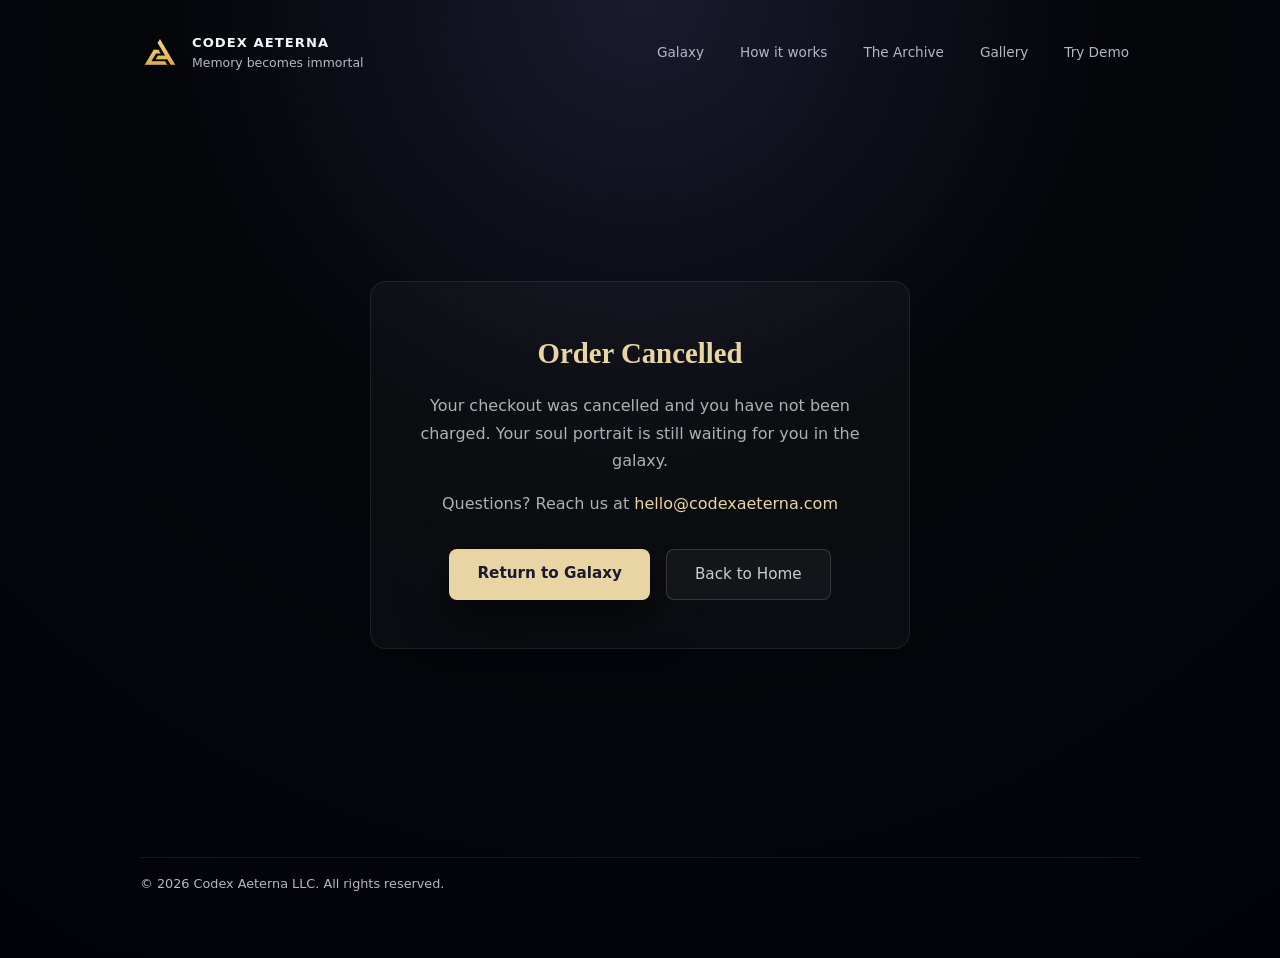
<file: order.html>
<!DOCTYPE html>
<html lang="en">
<head>
  <link rel="canonical" href="https://www.codexaeterna.com/order.html" />
  <meta charset="UTF-8" />
  <title>Order Cancelled — Codex Aeterna</title>
  <meta name="viewport" content="width=device-width, initial-scale=1" />
  <meta name="description" content="Your order was cancelled. Return to browse soul portraits in the Codex Aeterna galaxy." />

  <link rel="icon" type="image/png" sizes="32x32" href="assets/img/favicon-32x32.png">
  <link rel="icon" type="image/png" sizes="16x16" href="assets/img/favicon-16x16.png">
  <link rel="apple-touch-icon" sizes="180x180" href="assets/img/favicon-180x180.png">

  <link rel="stylesheet" href="assets/css/styles.css">
  <style>
    .cancel-page {
      min-height: 80vh;
      display: flex;
      align-items: center;
      justify-content: center;
      padding: 60px 24px;
    }
    .cancel-card {
      max-width: 540px;
      text-align: center;
      background: rgba(255,255,255,0.03);
      border: 1px solid rgba(255,255,255,0.08);
      border-radius: 16px;
      padding: 48px 40px;
    }
    .cancel-card h1 {
      font-family: 'Cormorant Garamond', Georgia, serif;
      font-size: 1.8rem;
      color: #e8d5a3;
      margin-bottom: 16px;
    }
    .cancel-card p {
      color: #b0b0b0;
      line-height: 1.7;
      margin-bottom: 16px;
    }
    .cancel-actions {
      margin-top: 32px;
      display: flex;
      gap: 16px;
      justify-content: center;
      flex-wrap: wrap;
    }
    .cancel-actions a {
      display: inline-block;
      padding: 12px 28px;
      border-radius: 8px;
      text-decoration: none;
      font-size: 0.95rem;
      transition: all 0.2s;
    }
    .btn-primary {
      background: #e8d5a3;
      color: #1a1a2e;
      font-weight: 600;
    }
    .btn-primary:hover { background: #f0e0b8; }
    .btn-secondary {
      border: 1px solid rgba(255,255,255,0.15);
      color: #ccc;
    }
    .btn-secondary:hover { border-color: #e8d5a3; color: #e8d5a3; }
  </style>
</head>
<body>
  <div class="page">
    <header>
      <a href="index.html" class="logo">
        <img src="assets/img/logo-symbol-512.png" alt="Codex Aeterna logo" class="logo-mark">
        <div class="logo-text">
          <span>Codex Aeterna</span>
          <span>Memory becomes immortal</span>
        </div>
      </a>
      <button class="hamburger" aria-label="Toggle navigation" aria-expanded="false">
        <span></span><span></span><span></span>
      </button>
      <nav>
        <a href="galaxy.html">Galaxy</a>
        <a href="index.html#how-it-works">How it works</a>
        <a href="index.html#offerings">The Archive</a>
        <a href="gallery.html">Gallery</a>
        <a href="demo.html">Try Demo</a>
      </nav>
    </header>

    <main class="cancel-page">
      <div class="cancel-card">
        <h1>Order Cancelled</h1>
        <p>Your checkout was cancelled and you have not been charged. Your soul portrait is still waiting for you in the galaxy.</p>
        <p>Questions? Reach us at <a href="mailto:hello@codexaeterna.com" style="color:#e8d5a3;">hello@codexaeterna.com</a></p>
        <div class="cancel-actions">
          <a href="galaxy.html" class="btn-primary">Return to Galaxy</a>
          <a href="index.html" class="btn-secondary">Back to Home</a>
        </div>
      </div>
    </main>

    <footer>
      <span>&copy; <span id="year"></span> Codex Aeterna LLC. All rights reserved.</span>
    </footer>
  </div>
  <script>document.getElementById('year').textContent = new Date().getFullYear();</script>
  <script src="assets/js/main.js"></script>
</body>
</html>
</file>
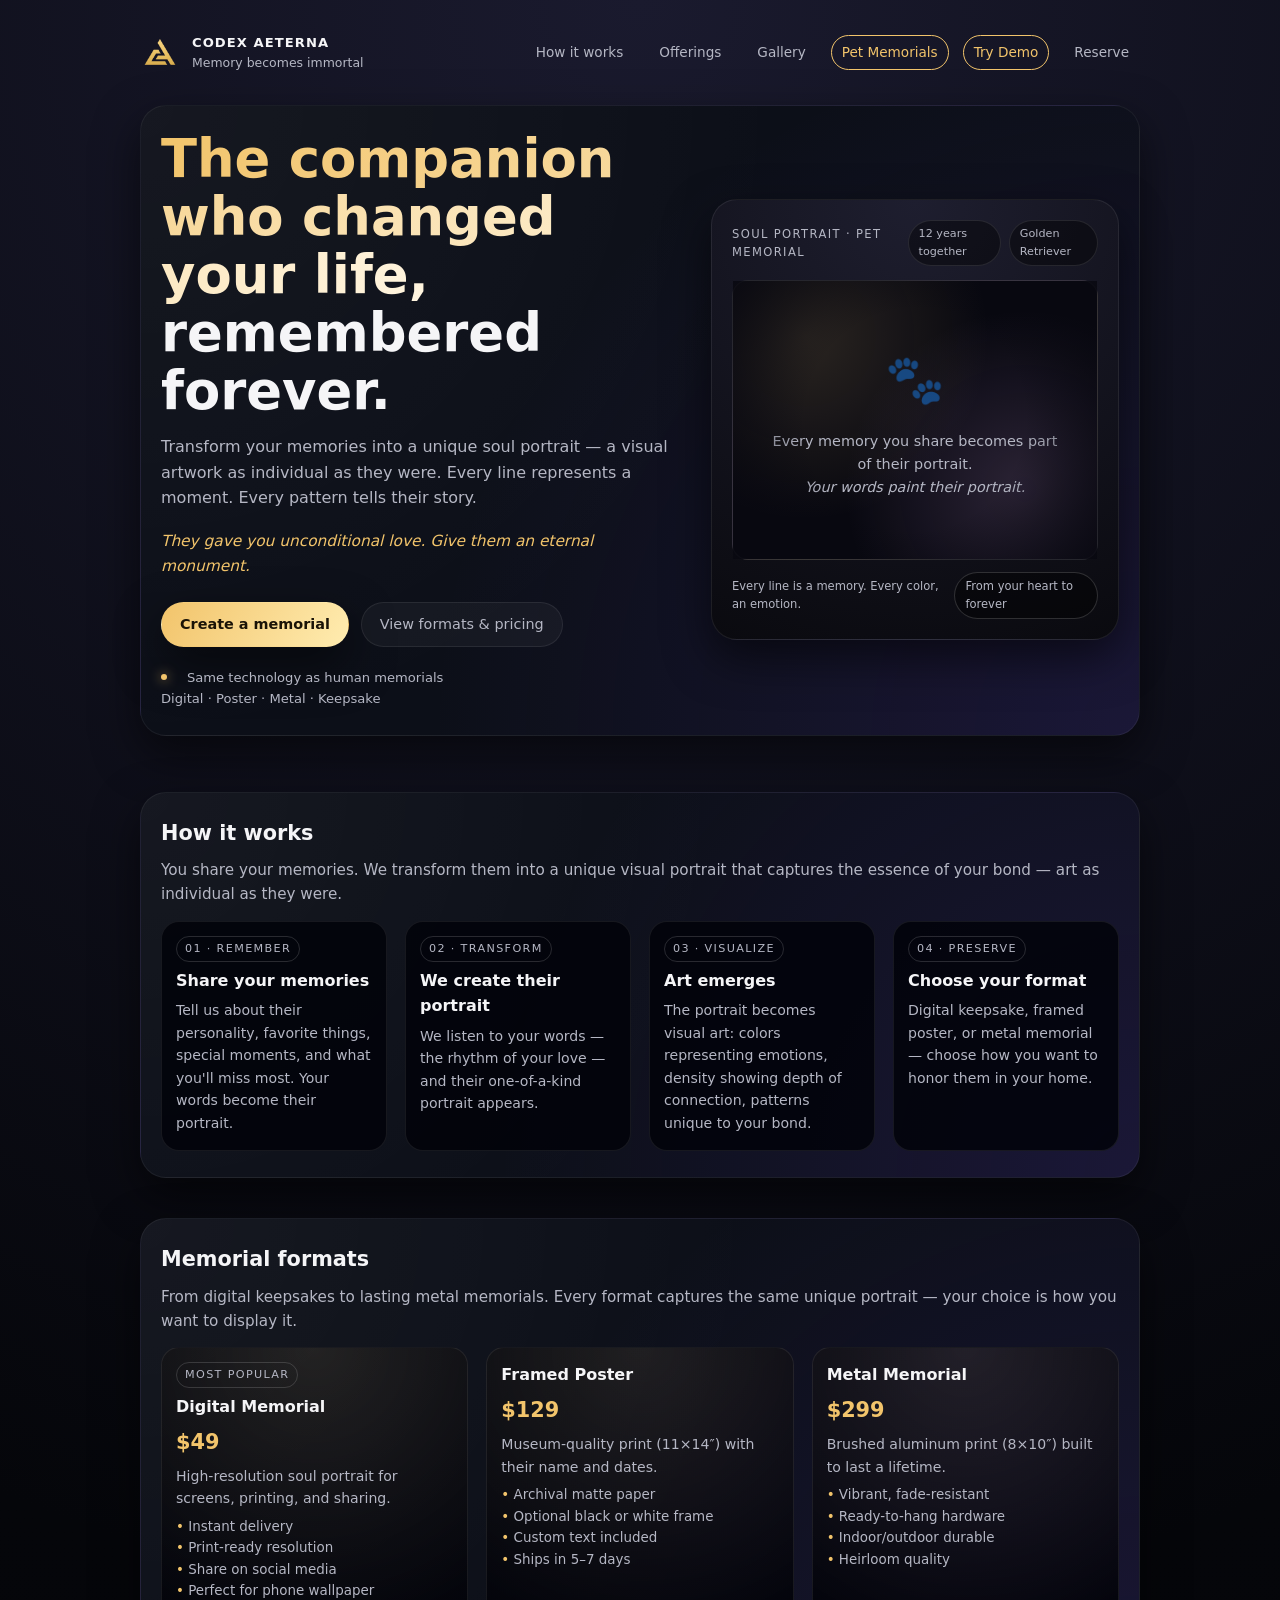
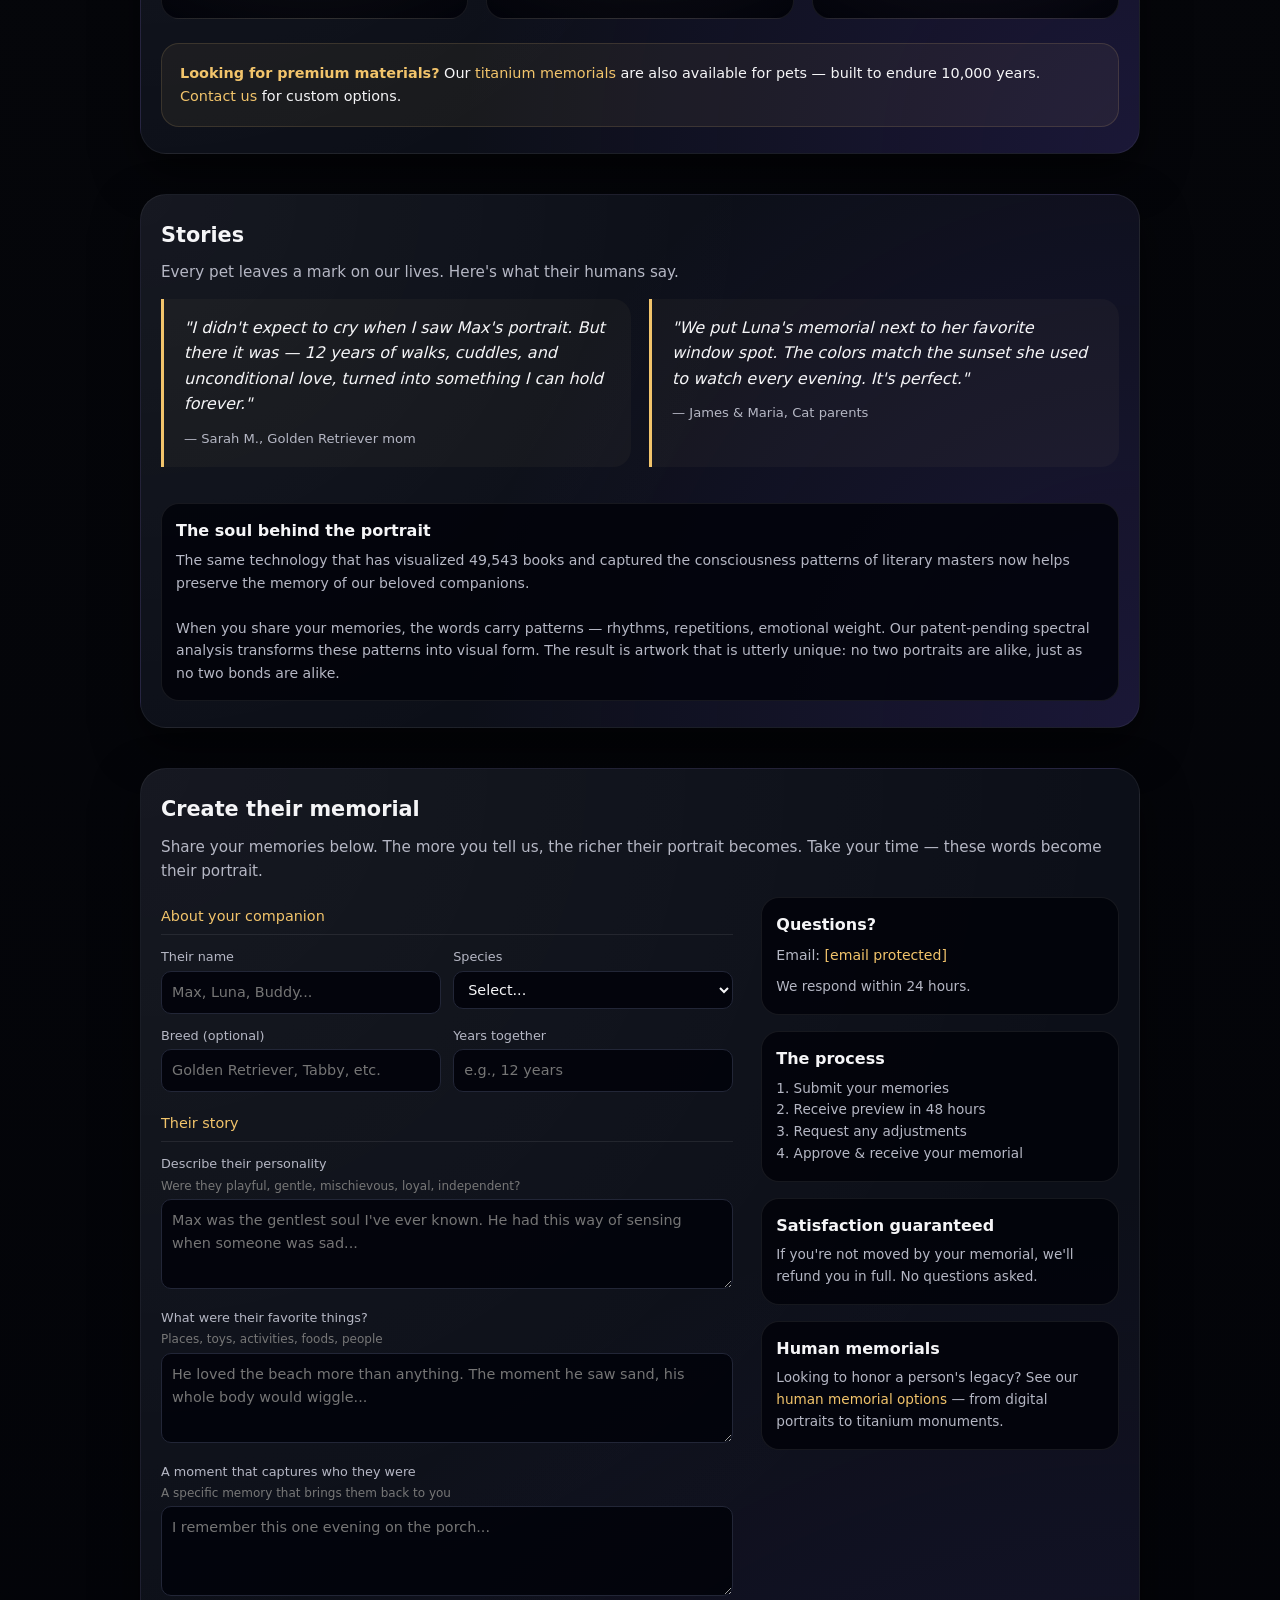
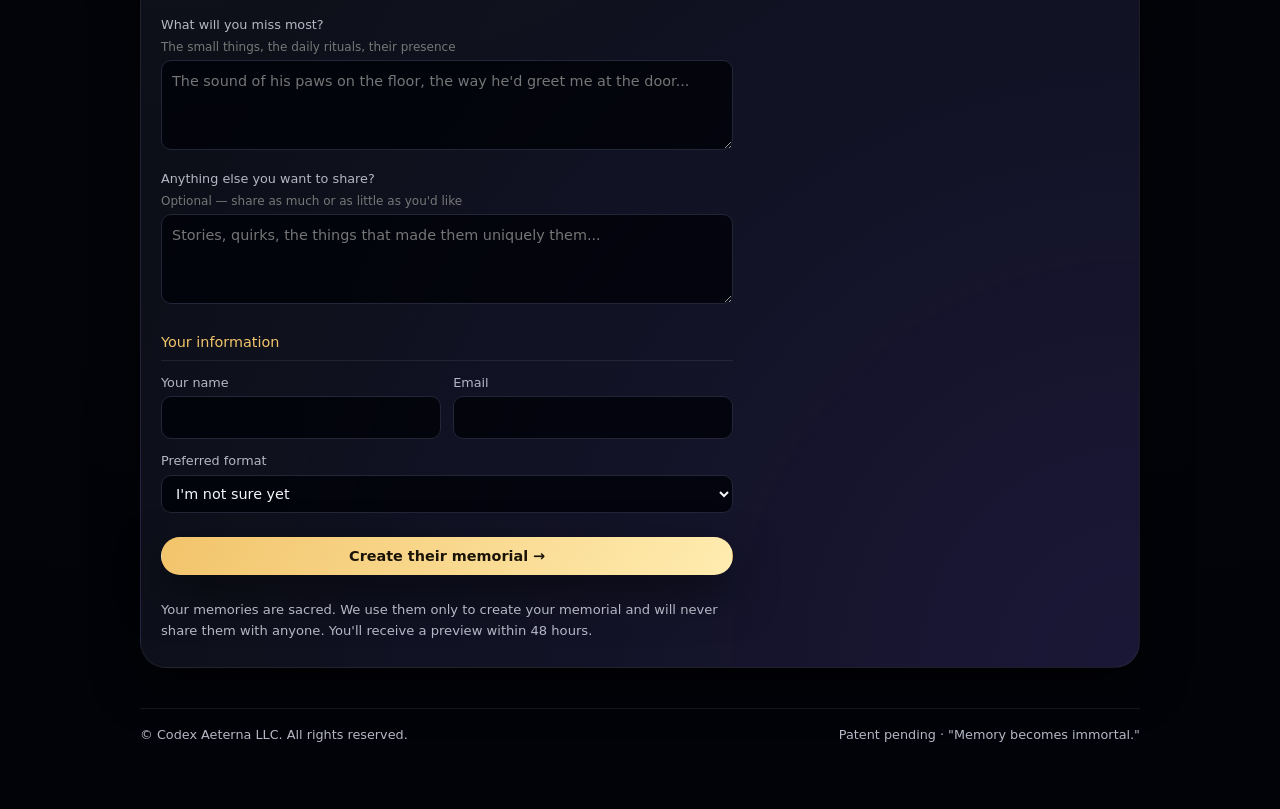
<file: pets.html>
<!DOCTYPE html>
<html lang="en">
<head>
  <link rel="canonical" href="https://www.codexaeterna.com/pets.html" />
  <meta charset="UTF-8" />
  <title>Pet Memorials | Codex Aeterna</title>
  <meta name="viewport" content="width=device-width, initial-scale=1" />
  <meta name="description" content="Create a unique visual memorial for your beloved pet. Transform your memories into a soul portrait — a one-of-a-kind artwork as unique as they were." />
  
  <!-- Google Analytics - Replace GA_MEASUREMENT_ID with your actual ID -->
  <!--
  <script async src="https://www.googletagmanager.com/gtag/js?id=GA_MEASUREMENT_ID"></script>
  <script>
    window.dataLayer = window.dataLayer || [];
    function gtag(){dataLayer.push(arguments);}
    gtag('js', new Date());
    gtag('config', 'GA_MEASUREMENT_ID');
  </script>
  -->
  
  <!-- SEO & Social Media -->
  <meta property="og:title" content="Pet Memorials | Codex Aeterna" />
  <meta property="og:description" content="Honor the companion who changed your life. Transform your memories into a unique soul portrait." />
  <meta property="og:image" content="https://codexaeterna.com/og-image-pets.png" />
  <meta property="og:url" content="https://codexaeterna.com/pets" />
  <meta property="og:type" content="website" />
  
  <meta name="twitter:card" content="summary_large_image" />
  <meta name="twitter:site" content="@CodexAeterna" />
  <meta name="twitter:title" content="Pet Memorials | Codex Aeterna" />
  <meta name="twitter:description" content="Honor the companion who changed your life." />
  <meta name="twitter:image" content="https://codexaeterna.com/og-image-pets.png" />
  
  <!-- Favicon -->
  <link rel="icon" type="image/png" sizes="32x32" href="favicon-32x32.png">
  <link rel="icon" type="image/png" sizes="16x16" href="favicon-16x16.png">
  <link rel="apple-touch-icon" sizes="180x180" href="favicon-180x180.png">
  
  <!-- Stylesheet (shared with main site) -->
  <link rel="stylesheet" href="assets/css/styles.css">
  
  <!-- Page-specific styles -->
  <style>
    /* Pet Memorials page-specific overrides */
    .pet-hero {
      display: grid;
      grid-template-columns: minmax(0, 3fr) minmax(0, 2.4fr);
      gap: 40px;
      margin-bottom: 56px;
      align-items: center;
    }

    @media (max-width: 820px) {
      .pet-hero {
        grid-template-columns: 1fr;
      }
    }

    .pet-hero h1 span {
      background: linear-gradient(120deg, var(--accent, #e8c47c), #fff5e0);
      -webkit-background-clip: text;
      background-clip: text;
      color: transparent;
    }

    .pet-visual {
      background: radial-gradient(circle at top, #1e1e2f, #0a0a0f);
      border-radius: 26px;
      border: 1px solid rgba(255, 255, 255, 0.08);
      box-shadow: 0 18px 45px rgba(0, 0, 0, 0.55);
      padding: 20px;
    }

    .pet-visual-header {
      display: flex;
      justify-content: space-between;
      align-items: center;
      margin-bottom: 14px;
      font-size: 0.75rem;
      color: var(--text-soft, #a8a8b3);
    }

    .pet-visual-label {
      text-transform: uppercase;
      letter-spacing: 0.12em;
      font-weight: 500;
      font-size: 0.72rem;
    }

    .pet-visual-meta {
      display: flex;
      gap: 8px;
    }

    .pet-visual-pill {
      padding: 4px 10px;
      border-radius: 999px;
      background: rgba(0, 0, 0, 0.4);
      border: 1px solid rgba(255, 255, 255, 0.1);
      font-size: 0.7rem;
    }

    .portrait-preview {
      background: radial-gradient(circle at 20% 20%, rgba(232, 196, 124, 0.15), transparent 50%),
        radial-gradient(circle at 80% 75%, rgba(180, 140, 200, 0.2), transparent 50%),
        #080810;
      border-radius: 16px;
      border: 1px solid rgba(255, 255, 255, 0.12);
      height: 280px;
      display: flex;
      align-items: center;
      justify-content: center;
      position: relative;
      overflow: hidden;
    }

    .portrait-placeholder {
      text-align: center;
      color: var(--text-soft, #a8a8b3);
      font-size: 0.9rem;
      padding: 20px;
    }

    .portrait-placeholder .paw-icon {
      font-size: 3rem;
      margin-bottom: 12px;
      opacity: 0.6;
    }

    .pet-visual-footer {
      margin-top: 12px;
      display: flex;
      justify-content: space-between;
      align-items: center;
      font-size: 0.72rem;
      color: var(--text-soft, #a8a8b3);
    }

    .price {
      font-size: 1.3rem;
      font-weight: 600;
      color: var(--accent, #e8c47c);
      margin-bottom: 6px;
    }

    .testimonial {
      background: rgba(232, 196, 124, 0.04);
      border-left: 3px solid var(--accent, #e8c47c);
      padding: 16px 20px;
      border-radius: 0 18px 18px 0;
      margin-bottom: 16px;
    }

    .testimonial p {
      font-style: italic;
      margin-bottom: 8px;
    }

    .testimonial cite {
      font-size: 0.82rem;
      color: var(--text-soft, #a8a8b3);
      font-style: normal;
    }

    .form-section-title {
      font-size: 0.9rem;
      color: var(--accent, #e8c47c);
      margin-top: 8px;
      padding-bottom: 6px;
      border-bottom: 1px solid rgba(255, 255, 255, 0.08);
      font-weight: 500;
    }

    label .hint {
      display: block;
      font-size: 0.75rem;
      color: #777;
      margin-top: 2px;
      font-weight: normal;
    }

    .contact-grid {
      display: grid;
      grid-template-columns: minmax(0, 1.6fr) minmax(0, 1fr);
      gap: 28px;
    }

    @media (max-width: 820px) {
      .contact-grid {
        grid-template-columns: 1fr;
      }
    }

    /* Slideshow styles */
    .portrait-lines {
      width: 100%;
      height: 100%;
      background-size: cover;
      background-position: center;
      background-repeat: no-repeat;
      transition: opacity 0.8s ease-in-out;
      display: flex;
      align-items: center;
      justify-content: center;
    }

    .portrait-lines.fade-out {
      opacity: 0;
    }

    .portrait-fade {
      position: absolute;
      inset: 0;
      background: radial-gradient(circle at center, transparent 0, transparent 48%, rgba(8, 8, 16, 0.85) 100%);
      pointer-events: none;
    }

    /* Hide placeholder when slideshow is active */
    .portrait-lines[style*="background-image"] .portrait-placeholder {
      display: none;
    }
  </style>
</head>
<body>
  <div class="page">
    <header>
      <a href="index.html" class="logo">
        <img src="assets/img/logo-symbol-512.png" alt="Codex Aeterna logo — stylized soul portrait symbol" class="logo-mark">
        <div class="logo-text">
          <span>Codex Aeterna</span>
          <span>Memory becomes immortal</span>
        </div>
      </a>
      <nav>
        <a href="index.html#how-it-works">How it works</a>
        <a href="index.html#offerings">Offerings</a>
        <a href="gallery.html">Gallery</a>
        <a href="pets.html" class="active">Pet Memorials</a>
        <a href="demo.html" class="highlight">Try Demo</a>
        <a href="index.html#contact">Reserve</a>
      </nav>
    </header>

    <main>
      <section class="pet-hero">
        <div class="hero-main">
          <h1>
            <span>The companion who changed your life,</span><br />
            remembered forever.
          </h1>
          <p class="hero-sub">
            Transform your memories into a unique soul portrait — a visual artwork as individual as they were. 
            Every line represents a moment. Every pattern tells their story.
          </p>
          <p class="hero-tagline">
            They gave you unconditional love. Give them an eternal monument.
          </p>

          <div class="hero-actions">
            <a href="#create" class="btn btn-primary">Create a memorial</a>
            <a href="#offerings" class="btn btn-secondary">View formats &amp; pricing</a>
          </div>

          <div class="hero-meta">
            <span><span class="hero-meta-dot"></span> Same technology as human memorials</span>
            <span>Digital · Poster · Metal · Keepsake</span>
          </div>
        </div>

        <aside class="pet-visual">
          <div class="pet-visual-header">
            <div id="pet-visual-label" class="pet-visual-label">Soul Portrait · Pet Memorial</div>
            <div class="pet-visual-meta">
              <div id="pet-visual-corpus" class="pet-visual-pill">12 years together</div>
              <div id="pet-visual-dim" class="pet-visual-pill">Golden Retriever</div>
            </div>
          </div>

          <div id="pet-tooltip-wrapper" class="portrait-preview" data-tooltip="">
            <div id="pet-visual-art" class="portrait-lines">
              <!-- Placeholder shown when no images are configured -->
              <div class="portrait-placeholder" id="pet-placeholder">
                <div class="paw-icon">🐾</div>
                <p>Every memory you share becomes part of their portrait.<br/>
                <em>Your words paint their portrait.</em></p>
              </div>
            </div>
            <div class="portrait-fade"></div>
          </div>

          <div class="pet-visual-footer">
            <span>Every line is a memory. Every color, an emotion.</span>
            <span class="pill">From your heart to forever</span>
          </div>
        </aside>
      </section>

      <section id="how-it-works">
        <h2>How it works</h2>
        <p class="section-intro">
          You share your memories. We transform them into a unique visual portrait that captures 
          the essence of your bond — art as individual as they were.
        </p>
        <div class="grid grid-4">
          <div class="card">
            <div class="badge">01 · Remember</div>
            <h3>Share your memories</h3>
            <p>
              Tell us about their personality, favorite things, special moments, and what you'll miss most. 
              Your words become their portrait.
            </p>
          </div>
          <div class="card">
            <div class="badge">02 · Transform</div>
            <h3>We create their portrait</h3>
            <p>
              We listen to your words — the rhythm of your love — 
              and their one-of-a-kind portrait appears.
            </p>
          </div>
          <div class="card">
            <div class="badge">03 · Visualize</div>
            <h3>Art emerges</h3>
            <p>
              The portrait becomes visual art: colors representing emotions, 
              density showing depth of connection, patterns unique to your bond.
            </p>
          </div>
          <div class="card">
            <div class="badge">04 · Preserve</div>
            <h3>Choose your format</h3>
            <p>
              Digital keepsake, framed poster, or metal memorial — 
              choose how you want to honor them in your home.
            </p>
          </div>
        </div>
      </section>

      <section id="offerings">
        <h2>Memorial formats</h2>
        <p class="section-intro">
          From digital keepsakes to lasting metal memorials. Every format captures 
          the same unique portrait — your choice is how you want to display it.
        </p>
        <div class="grid grid-3 products-grid">
          <div class="card">
            <div class="badge">Most Popular</div>
            <h3>Digital Memorial</h3>
            <div class="price">$49</div>
            <p>High-resolution soul portrait for screens, printing, and sharing.</p>
            <ul>
              <li>Instant delivery</li>
              <li>Print-ready resolution</li>
              <li>Share on social media</li>
              <li>Perfect for phone wallpaper</li>
            </ul>
          </div>
          <div class="card">
            <h3>Framed Poster</h3>
            <div class="price">$129</div>
            <p>Museum-quality print (11×14″) with their name and dates.</p>
            <ul>
              <li>Archival matte paper</li>
              <li>Optional black or white frame</li>
              <li>Custom text included</li>
              <li>Ships in 5–7 days</li>
            </ul>
          </div>
          <div class="card">
            <h3>Metal Memorial</h3>
            <div class="price">$299</div>
            <p>Brushed aluminum print (8×10″) built to last a lifetime.</p>
            <ul>
              <li>Vibrant, fade-resistant</li>
              <li>Ready-to-hang hardware</li>
              <li>Indoor/outdoor durable</li>
              <li>Heirloom quality</li>
            </ul>
          </div>
        </div>
        
        <div style="margin-top: 24px; padding: 18px; background: rgba(232, 196, 124, 0.06); border-radius: 18px; border: 1px solid rgba(232, 196, 124, 0.15);">
          <p style="margin: 0; font-size: 0.9rem;">
            <strong style="color: var(--accent, #e8c47c);">Looking for premium materials?</strong> 
            Our <a href="index.html#offerings">titanium memorials</a> are also available for pets — 
            built to endure 10,000 years. <a href="index.html#contact">Contact us</a> for custom options.
          </p>
        </div>
      </section>

      <section id="stories">
        <h2>Stories</h2>
        <p class="section-intro">
          Every pet leaves a mark on our lives. Here's what their humans say.
        </p>
        
        <div class="grid grid-2">
          <div class="testimonial">
            <p>"I didn't expect to cry when I saw Max's portrait. But there it was — 12 years of walks, 
            cuddles, and unconditional love, turned into something I can hold forever."</p>
            <cite>— Sarah M., Golden Retriever mom</cite>
          </div>
          <div class="testimonial">
            <p>"We put Luna's memorial next to her favorite window spot. The colors match 
            the sunset she used to watch every evening. It's perfect."</p>
            <cite>— James &amp; Maria, Cat parents</cite>
          </div>
        </div>
        
        <div class="card" style="margin-top: 20px;">
          <h3>The soul behind the portrait</h3>
          <p>
            The same technology that has visualized 49,543 books and captured the consciousness patterns 
            of literary masters now helps preserve the memory of our beloved companions. 
            <br/><br/>
            When you share your memories, the words carry patterns — rhythms, repetitions, emotional weight. 
            Our patent-pending spectral analysis transforms these patterns into visual form. 
            The result is artwork that is utterly unique: no two portraits are alike, 
            just as no two bonds are alike.
          </p>
        </div>
      </section>

      <section id="create">
        <h2>Create their memorial</h2>
        <p class="section-intro">
          Share your memories below. The more you tell us, the richer their portrait becomes.
          Take your time — these words become their portrait.
        </p>

        <div class="contact-grid">
          <div>
            <form id="pet-memorial-form">
              <div class="form-section-title">About your companion</div>
              
              <div class="form-row">
                <div>
                  <label for="petName">Their name</label>
                  <input id="petName" name="petName" type="text" required placeholder="Max, Luna, Buddy..." />
                </div>
                <div>
                  <label for="species">Species</label>
                  <select id="species" name="species" required>
                    <option value="">Select...</option>
                    <option value="dog">Dog</option>
                    <option value="cat">Cat</option>
                    <option value="bird">Bird</option>
                    <option value="horse">Horse</option>
                    <option value="rabbit">Rabbit</option>
                    <option value="other">Other</option>
                  </select>
                </div>
              </div>

              <div class="form-row">
                <div>
                  <label for="breed">Breed (optional)</label>
                  <input id="breed" name="breed" type="text" placeholder="Golden Retriever, Tabby, etc." />
                </div>
                <div>
                  <label for="years">Years together</label>
                  <input id="years" name="years" type="text" placeholder="e.g., 12 years" />
                </div>
              </div>

              <div class="form-section-title">Their story</div>

              <div>
                <label for="personality">
                  Describe their personality
                  <span class="hint">Were they playful, gentle, mischievous, loyal, independent?</span>
                </label>
                <textarea id="personality" name="personality" required
                  placeholder="Max was the gentlest soul I've ever known. He had this way of sensing when someone was sad..."></textarea>
              </div>

              <div>
                <label for="favorites">
                  What were their favorite things?
                  <span class="hint">Places, toys, activities, foods, people</span>
                </label>
                <textarea id="favorites" name="favorites" required
                  placeholder="He loved the beach more than anything. The moment he saw sand, his whole body would wiggle..."></textarea>
              </div>

              <div>
                <label for="moment">
                  A moment that captures who they were
                  <span class="hint">A specific memory that brings them back to you</span>
                </label>
                <textarea id="moment" name="moment" required
                  placeholder="I remember this one evening on the porch..."></textarea>
              </div>

              <div>
                <label for="miss">
                  What will you miss most?
                  <span class="hint">The small things, the daily rituals, their presence</span>
                </label>
                <textarea id="miss" name="miss" required
                  placeholder="The sound of his paws on the floor, the way he'd greet me at the door..."></textarea>
              </div>

              <div>
                <label for="additional">
                  Anything else you want to share?
                  <span class="hint">Optional — share as much or as little as you'd like</span>
                </label>
                <textarea id="additional" name="additional"
                  placeholder="Stories, quirks, the things that made them uniquely them..."></textarea>
              </div>

              <div class="form-section-title">Your information</div>

              <div class="form-row">
                <div>
                  <label for="ownerName">Your name</label>
                  <input id="ownerName" name="ownerName" type="text" required />
                </div>
                <div>
                  <label for="email">Email</label>
                  <input id="email" name="email" type="email" required />
                </div>
              </div>

              <div>
                <label for="format">Preferred format</label>
                <select id="format" name="format">
                  <option value="">I'm not sure yet</option>
                  <option value="digital">Digital Memorial ($49)</option>
                  <option value="poster">Framed Poster ($129)</option>
                  <option value="metal">Metal Memorial ($299)</option>
                </select>
              </div>

              <button type="submit" class="btn btn-primary" style="margin-top: 12px; width: 100%;">
                Create their memorial →
              </button>

              <p class="contact-note" style="font-size: 0.82rem; color: var(--text-soft); margin-top: 12px;">
                Your memories are sacred. We use them only to create your memorial 
                and will never share them with anyone. You'll receive a preview within 48 hours.
              </p>
            </form>
          </div>

          <div>
            <div class="card">
              <h3>Questions?</h3>
              <p>
                Email: <a href="/cdn-cgi/l/email-protection#274f424b4b4867444843425f464253425549460944484a"><span class="__cf_email__" data-cfemail="e088858c8c8fa0838f84859881859485928e81ce838f8d">[email&#160;protected]</span></a>
              </p>
              <p style="margin-top: 10px; font-size: 0.85rem; color: var(--text-soft);">
                We respond within 24 hours.
              </p>
            </div>
            
            <div class="card" style="margin-top: 16px;">
              <h3>The process</h3>
              <p style="font-size: 0.85rem; color: var(--text-soft);">
                1. Submit your memories<br/>
                2. Receive preview in 48 hours<br/>
                3. Request any adjustments<br/>
                4. Approve &amp; receive your memorial
              </p>
            </div>
            
            <div class="card" style="margin-top: 16px;">
              <h3>Satisfaction guaranteed</h3>
              <p style="font-size: 0.85rem; color: var(--text-soft);">
                If you're not moved by your memorial, we'll refund you in full. 
                No questions asked.
              </p>
            </div>
            
            <div class="card" style="margin-top: 16px;">
              <h3>Human memorials</h3>
              <p style="font-size: 0.85rem;">
                Looking to honor a person's legacy? See our 
                <a href="index.html#memorials">human memorial options</a> — 
                from digital portraits to titanium monuments.
              </p>
            </div>
          </div>
        </div>
      </section>
    </main>

    <footer>
      <span>© <span id="year"></span> Codex Aeterna LLC. All rights reserved.</span>
      <span>Patent pending · "Memory becomes immortal."</span>
    </footer>
  </div>

  <!-- Scripts -->
  <script
</file>
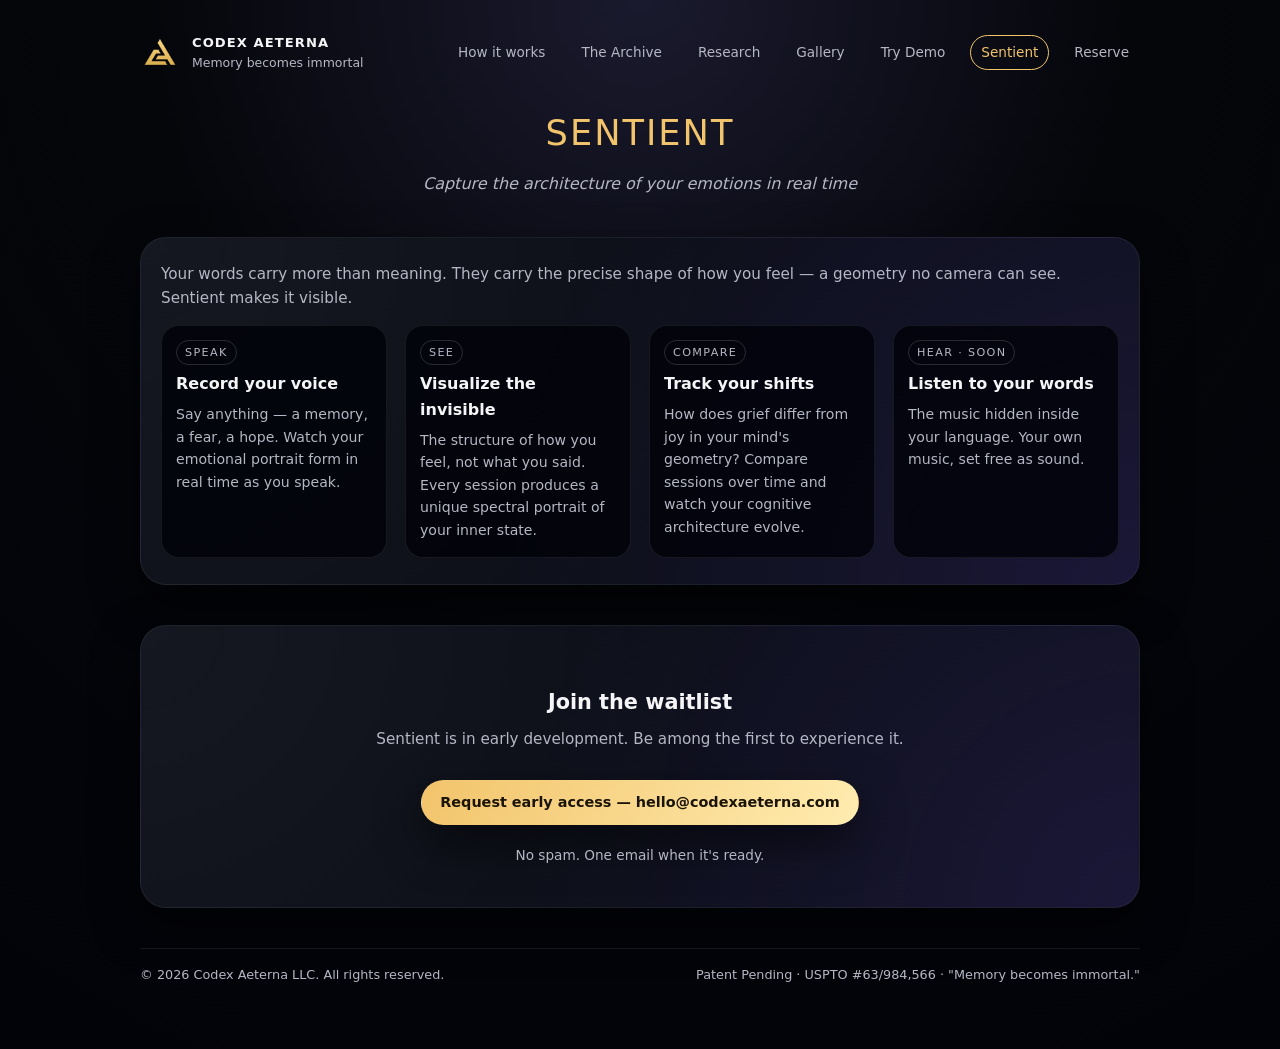
<file: sentient.html>
<!DOCTYPE html>
<html lang="en">
<head>
  <link rel="canonical" href="https://www.codexaeterna.com/sentient.html" />
  <meta charset="UTF-8" />
  <title>Sentient — Real-Time Emotional Consciousness Visualization | Codex Aeterna</title>
  <meta name="viewport" content="width=device-width, initial-scale=1" />
  <meta name="description" content="Speak and watch the shape of your emotions emerge in real time. Sentient captures the invisible architecture of how you feel — a spectral portrait of your inner state. Coming soon from Codex Aeterna." />

  <!-- SEO & Social Media -->
  <meta property="og:title" content="Sentient — Codex Aeterna" />
  <meta property="og:description" content="Capture the architecture of your emotions in real time." />
  <meta property="og:image" content="https://www.codexaeterna.com/og-image.png" />
  <meta property="og:url" content="https://www.codexaeterna.com/sentient.html" />
  <meta property="og:type" content="website" />

  <meta name="twitter:card" content="summary_large_image" />
  <meta name="twitter:site" content="@CodexAeterna" />
  <meta name="twitter:title" content="Sentient — Codex Aeterna" />
  <meta name="twitter:description" content="Capture the architecture of your emotions in real time." />
  <meta name="twitter:image" content="https://www.codexaeterna.com/og-image.png" />

  <!-- Favicon -->
  <link rel="icon" type="image/png" sizes="32x32" href="assets/img/favicon-32x32.png">
  <link rel="icon" type="image/png" sizes="16x16" href="assets/img/favicon-16x16.png">
  <link rel="apple-touch-icon" sizes="180x180" href="assets/img/favicon-180x180.png">

  <!-- Stylesheet -->
  <link rel="stylesheet" href="assets/css/styles.css">
</head>
<body>
  <div class="page">
    <header>
      <a href="index.html" class="logo">
        <img src="assets/img/logo-symbol-512.png" alt="Codex Aeterna logo — stylized soul portrait symbol" class="logo-mark">
        <div class="logo-text">
          <span>Codex Aeterna</span>
          <span>Memory becomes immortal</span>
        </div>
      </a>
      <button class="hamburger" aria-label="Toggle navigation" aria-expanded="false">
        <span></span><span></span><span></span>
      </button>
      <nav>
        <a href="index.html#how-it-works">How it works</a>
        <a href="index.html#offerings">The Archive</a>
        <a href="cognitive_portraits_full.html">Research</a>
        <a href="gallery.html">Gallery</a>
        <a href="demo.html">Try Demo</a>
        <a href="sentient.html" class="active highlight">Sentient</a>
        <a href="index.html#contact">Reserve</a>
      </nav>
    </header>

    <main>
      <h1 class="page-title">SENTIENT</h1>
      <p class="page-subtitle">Capture the architecture of your emotions in real time</p>

      <section id="coming-soon">
        <p class="section-intro">
          Your words carry more than meaning. They carry the precise shape of how you feel —
          a geometry no camera can see. Sentient makes it visible.
        </p>
        <div class="grid grid-4">
          <div class="card">
            <div class="badge">Speak</div>
            <h3>Record your voice</h3>
            <p>
              Say anything — a memory, a fear, a hope. Watch your emotional portrait form in real time as you speak.
            </p>
          </div>
          <div class="card">
            <div class="badge">See</div>
            <h3>Visualize the invisible</h3>
            <p>
              The structure of how you feel, not what you said. Every session produces a unique spectral portrait of your inner state.
            </p>
          </div>
          <div class="card">
            <div class="badge">Compare</div>
            <h3>Track your shifts</h3>
            <p>
              How does grief differ from joy in your mind's geometry? Compare sessions over time and watch your cognitive architecture evolve.
            </p>
          </div>
          <div class="card">
            <div class="badge">Hear · Soon</div>
            <h3>Listen to your words</h3>
            <p>
              The music hidden inside your language. Your own music, set free as sound.
            </p>
          </div>
        </div>
      </section>

      <section id="waitlist" style="text-align: center; padding: 60px 0 40px;">
        <h2>Join the waitlist</h2>
        <p class="section-intro" style="margin-bottom: 28px;">
          Sentient is in early development. Be among the first to experience it.
        </p>
        <a href="mailto:hello@codexaeterna.com?subject=Sentient%20waitlist" class="btn btn-primary">
          Request early access — hello@codexaeterna.com
        </a>
        <p style="margin-top: 20px; font-size: 0.85rem; color: var(--text-soft);">
          No spam. One email when it's ready.
        </p>
      </section>
    </main>

    <footer>
      <span>© <span id="year"></span> Codex Aeterna LLC. All rights reserved.</span>
      <span>Patent Pending · USPTO #63/984,566 · "Memory becomes immortal."</span>
    </footer>
  </div>

  <!-- Scripts -->
  <script src="assets/js/main.js"></script>
</body>
</html>
</file>
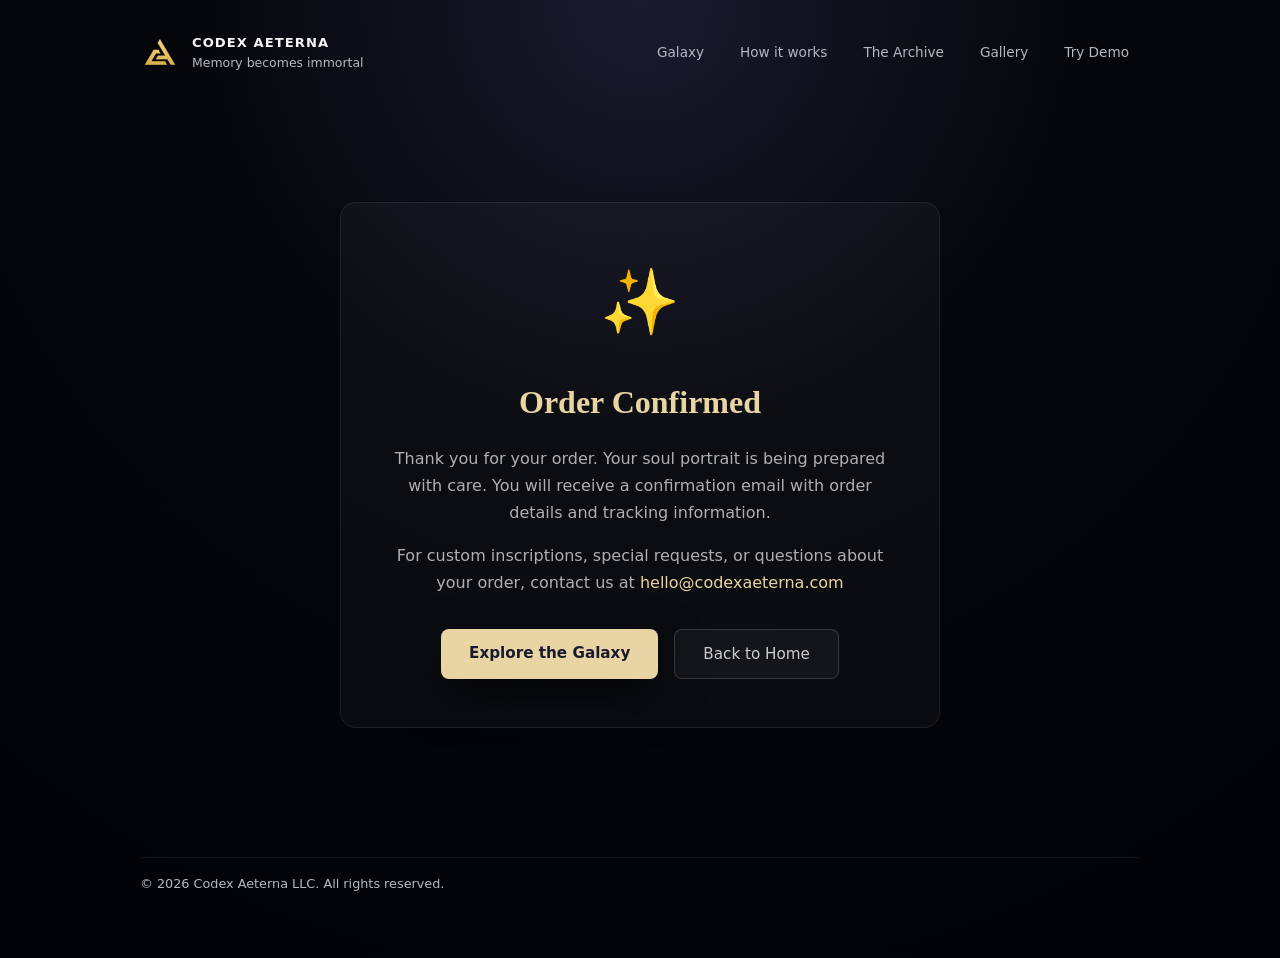
<file: success.html>
<!DOCTYPE html>
<html lang="en">
<head>
  <link rel="canonical" href="https://www.codexaeterna.com/success.html" />
  <meta charset="UTF-8" />
  <title>Order Confirmed — Codex Aeterna</title>
  <meta name="viewport" content="width=device-width, initial-scale=1" />
  <meta name="description" content="Your soul portrait order has been confirmed. Thank you for preserving consciousness with Codex Aeterna." />

  <link rel="icon" type="image/png" sizes="32x32" href="assets/img/favicon-32x32.png">
  <link rel="icon" type="image/png" sizes="16x16" href="assets/img/favicon-16x16.png">
  <link rel="apple-touch-icon" sizes="180x180" href="assets/img/favicon-180x180.png">

  <link rel="stylesheet" href="assets/css/styles.css">
  <style>
    .success-page {
      min-height: 80vh;
      display: flex;
      align-items: center;
      justify-content: center;
      padding: 60px 24px;
    }
    .success-card {
      max-width: 600px;
      text-align: center;
      background: rgba(255,255,255,0.03);
      border: 1px solid rgba(255,255,255,0.08);
      border-radius: 16px;
      padding: 48px 40px;
    }
    .success-icon {
      font-size: 64px;
      margin-bottom: 24px;
      display: block;
    }
    .success-card h1 {
      font-family: 'Cormorant Garamond', Georgia, serif;
      font-size: 2rem;
      color: #e8d5a3;
      margin-bottom: 16px;
    }
    .success-card p {
      color: #b0b0b0;
      line-height: 1.7;
      margin-bottom: 16px;
    }
    .success-card .order-id {
      font-family: monospace;
      font-size: 0.85rem;
      color: #888;
      background: rgba(255,255,255,0.04);
      padding: 8px 16px;
      border-radius: 8px;
      display: inline-block;
      margin: 16px 0;
    }
    .success-actions {
      margin-top: 32px;
      display: flex;
      gap: 16px;
      justify-content: center;
      flex-wrap: wrap;
    }
    .success-actions a {
      display: inline-block;
      padding: 12px 28px;
      border-radius: 8px;
      text-decoration: none;
      font-size: 0.95rem;
      transition: all 0.2s;
    }
    .btn-primary {
      background: #e8d5a3;
      color: #1a1a2e;
      font-weight: 600;
    }
    .btn-primary:hover { background: #f0e0b8; }
    .btn-secondary {
      border: 1px solid rgba(255,255,255,0.15);
      color: #ccc;
    }
    .btn-secondary:hover { border-color: #e8d5a3; color: #e8d5a3; }
  </style>
</head>
<body>
  <div class="page">
    <header>
      <a href="index.html" class="logo">
        <img src="assets/img/logo-symbol-512.png" alt="Codex Aeterna logo" class="logo-mark">
        <div class="logo-text">
          <span>Codex Aeterna</span>
          <span>Memory becomes immortal</span>
        </div>
      </a>
      <button class="hamburger" aria-label="Toggle navigation" aria-expanded="false">
        <span></span><span></span><span></span>
      </button>
      <nav>
        <a href="galaxy.html">Galaxy</a>
        <a href="index.html#how-it-works">How it works</a>
        <a href="index.html#offerings">The Archive</a>
        <a href="gallery.html">Gallery</a>
        <a href="demo.html">Try Demo</a>
      </nav>
    </header>

    <main class="success-page">
      <div class="success-card">
        <span class="success-icon">&#10024;</span>
        <h1>Order Confirmed</h1>
        <p>Thank you for your order. Your soul portrait is being prepared with care. You will receive a confirmation email with order details and tracking information.</p>
        <p>For custom inscriptions, special requests, or questions about your order, contact us at <a href="mailto:hello@codexaeterna.com" style="color:#e8d5a3;">hello@codexaeterna.com</a></p>
        <div class="success-actions">
          <a href="galaxy.html" class="btn-primary">Explore the Galaxy</a>
          <a href="index.html" class="btn-secondary">Back to Home</a>
        </div>
      </div>
    </main>

    <footer>
      <span>&copy; <span id="year"></span> Codex Aeterna LLC. All rights reserved.</span>
    </footer>
  </div>
  <script>document.getElementById('year').textContent = new Date().getFullYear();</script>
  <script src="assets/js/main.js"></script>
</body>
</html>
</file>
<file: assets/css/styles.css>
/* ============================================
   CODEX AETERNA - Main Stylesheet
   ============================================ */

:root {
  --bg: #05060a;
  --bg-alt: #0c0f18;
  --accent: #f2c46b;
  --accent-soft: rgba(242, 196, 107, 0.12);
  --text: #f5f5f7;
  --text-soft: #b5b7c4;
  --border: #222637;
  --error: #ff6b6b;
  --radius-lg: 18px;
  --radius-xl: 26px;
  --shadow-soft: 0 18px 45px rgba(0, 0, 0, 0.55);
  --shadow-soft-small: 0 10px 25px rgba(0, 0, 0, 0.45);
  --max-width: 1040px;
}

* {
  box-sizing: border-box;
  margin: 0;
  padding: 0;
}

body {
  font-family: system-ui, -apple-system, BlinkMacSystemFont, "Segoe UI", sans-serif;
  background: radial-gradient(circle at top, #1a1a2e 0, #05060a 40%, #020308 100%);
  color: var(--text);
  line-height: 1.6;
  -webkit-font-smoothing: antialiased;
}

a {
  color: var(--accent);
  text-decoration: none;
}

a:hover {
  text-decoration: underline;
}

/* ============================================
   LAYOUT
   ============================================ */

.page {
  max-width: var(--max-width);
  margin: 0 auto;
  padding: 32px 20px 64px;
}

/* ============================================
   HEADER & NAVIGATION
   ============================================ */

header {
  display: flex;
  align-items: center;
  justify-content: space-between;
  margin-bottom: 32px;
  gap: 16px;
}

.logo {
  display: flex;
  align-items: center;
  gap: 12px;
  text-decoration: none;
}

.logo:hover {
  text-decoration: none;
}

.logo-mark {
  width: 40px;
  height: 40px;
  border-radius: 8px;
  object-fit: contain;
}

.logo-text {
  display: flex;
  flex-direction: column;
}

.logo-text span:first-child {
  font-weight: 600;
  letter-spacing: 0.08em;
  text-transform: uppercase;
  font-size: 0.82rem;
  color: var(--text);
}

.logo-text span:last-child {
  font-size: 0.78rem;
  color: var(--text-soft);
}

nav {
  display: flex;
  gap: 14px;
  font-size: 0.85rem;
  color: var(--text-soft);
}

nav a {
  padding: 6px 10px;
  border-radius: 999px;
  border: 1px solid transparent;
  color: var(--text-soft);
}

nav a:hover {
  border-color: rgba(255, 255, 255, 0.12);
  text-decoration: none;
}

nav a.active,
nav a.highlight {
  border-color: var(--accent);
  color: var(--accent);
}

/* ============================================
   HERO SECTION
   ============================================ */

.hero {
  display: grid;
  grid-template-columns: minmax(0, 3fr) minmax(0, 2.4fr);
  gap: 32px;
  margin-bottom: 48px;
}

.hero-main h1 {
  font-size: clamp(2.4rem, 3.2vw + 1rem, 3.3rem);
  line-height: 1.1;
  margin-bottom: 14px;
}

.hero-main h1 span {
  background: linear-gradient(120deg, var(--accent), #f9f0ff);
  -webkit-background-clip: text;
  color: transparent;
}

.hero-sub {
  font-size: 1rem;
  color: var(--text-soft);
  margin-bottom: 18px;
}

.hero-tagline {
  font-style: italic;
  color: var(--accent);
  margin-bottom: 24px;
  font-size: 0.96rem;
}

.hero-actions {
  display: flex;
  flex-wrap: wrap;
  gap: 12px;
  margin-bottom: 18px;
}

.hero-meta {
  font-size: 0.82rem;
  color: var(--text-soft);
}

.hero-meta span {
  display: inline-flex;
  align-items: center;
  gap: 6px;
  margin-right: 14px;
}

.hero-meta-dot {
  width: 6px;
  height: 6px;
  border-radius: 999px;
  background: var(--accent);
  box-shadow: 0 0 12px rgba(242, 196, 107, 0.8);
}

/* ============================================
   HERO VISUAL
   ============================================ */

.hero-visual {
  background: radial-gradient(circle at top, #26263f, #05060a);
  border-radius: var(--radius-xl);
  border: 1px solid rgba(255, 255, 255, 0.1);
  box-shadow: var(--shadow-soft);
  padding: 18px 18px 28px;
  position: relative;
  overflow: visible;
}

.hero-visual-header {
  display: flex;
  justify-content: space-between;
  align-items: center;
  margin-bottom: 12px;
  font-size: 0.72rem;
  color: var(--text-soft);
}

.hero-visual-label {
  text-transform: uppercase;
  letter-spacing: 0.14em;
  font-weight: 500;
  font-size: 0.7rem;
  color: rgba(255, 255, 255, 0.7);
}

.hero-visual-meta {
  display: flex;
  gap: 10px;
  align-items: center;
}

.hero-visual-pill {
  padding: 4px 10px;
  border-radius: 999px;
  background: rgba(0, 0, 0, 0.36);
  border: 1px solid rgba(255, 255, 255, 0.12);
}

.portrait-preview {
  background: radial-gradient(circle at 15% 15%, rgba(242, 196, 107, 0.18), transparent 55%),
    radial-gradient(circle at 80% 80%, rgba(102, 126, 234, 0.28), transparent 55%),
    #020309;
  border-radius: 18px;
  border: 1px solid rgba(255, 255, 255, 0.16);
  height: 260px;
  position: relative;      
  display: flex;
  align-items: center;
  justify-content: center;
  padding: 16px;
}

#visual-tooltip-wrapper {
  overflow: visible !important;
}

.portrait-lines {
  width: 100%;
  height: 100%;
  background-size: cover;
  background-position: center;
  background-repeat: no-repeat;
  transition: opacity 0.8s ease-in-out;
  animation: pulse-soul 8s infinite ease-in-out;
}

.portrait-lines.fade-out {
  opacity: 0;
}

.portrait-fade {
  position: absolute;
  inset: 0;
  background: radial-gradient(circle at center, transparent 0, transparent 48%, rgba(2, 3, 9, 0.85) 100%);
}

.hero-visual-footer {
  margin-top: 10px;
  display: flex;
  justify-content: space-between;
  align-items: center;
  font-size: 0.72rem;
  color: var(--text-soft);
}

.hero-visual-footer > span:first-child {
  flex: 1 1 auto;
  min-width: 150px;
}

/* ============================================
   BUTTONS
   ============================================ */

.btn {
  display: inline-flex;
  align-items: center;
  justify-content: center;
  border-radius: 999px;
  padding: 10px 18px;
  font-size: 0.9rem;
  border: 1px solid transparent;
  cursor: pointer;
  transition: transform 0.08s ease-out, box-shadow 0.08s ease-out, background 0.12s;
  text-decoration: none;
  white-space: nowrap;
  font-family: inherit;
}

.btn:hover {
  text-decoration: none;
}

.btn-primary {
  background: linear-gradient(120deg, var(--accent), #ffecb0);
  color: #1a1307;
  box-shadow: var(--shadow-soft);
  font-weight: 600;
}

.btn-primary:hover {
  transform: translateY(-1px);
  box-shadow: 0 24px 60px rgba(0, 0, 0, 0.7);
}

.btn-primary:disabled {
  opacity: 0.6;
  cursor: wait;
  transform: none;
}

.btn-secondary {
  background: rgba(255, 255, 255, 0.04);
  border-color: rgba(255, 255, 255, 0.08);
  color: var(--text-soft);
}

.btn-secondary:hover {
  background: rgba(255, 255, 255, 0.08);
}

/* ============================================
   PILLS & BADGES
   ============================================ */

.pill {
  display: inline-flex;
  align-items: center;
  gap: 6px;
  padding: 4px 10px;
  border-radius: 999px;
  border: 1px solid rgba(255, 255, 255, 0.16);
  background: rgba(0, 0, 0, 0.4);
  font-size: 0.72rem;
}

.badge {
  display: inline-block;
  font-size: 0.7rem;
  text-transform: uppercase;
  letter-spacing: 0.12em;
  padding: 3px 8px;
  border-radius: 999px;
  border: 1px solid rgba(255, 255, 255, 0.15);
  color: var(--text-soft);
  margin-bottom: 6px;
}

/* ============================================
   SECTIONS
   ============================================ */

section {
  margin-bottom: 40px;
  border-radius: var(--radius-xl);
  background: radial-gradient(circle at top left, rgba(255, 255, 255, 0.04), transparent 55%),
    radial-gradient(circle at bottom right, rgba(103, 65, 217, 0.16), transparent 60%), var(--bg-alt);
  border: 1px solid rgba(255, 255, 255, 0.06);
  box-shadow: var(--shadow-soft);
  padding: 24px 20px 26px;
}

section h2 {
  font-size: 1.3rem;
  margin-bottom: 8px;
}

section > p.section-intro {
  font-size: 0.95rem;
  color: var(--text-soft);
  margin-bottom: 14px;
}

/* ============================================
   GRID SYSTEM
   ============================================ */

.grid {
  display: grid;
  gap: 18px;
}

.grid-2 {
  grid-template-columns: repeat(2, minmax(0, 1fr));
}

.grid-3 {
  grid-template-columns: repeat(3, minmax(0, 1fr));
}

.grid-4 {
  grid-template-columns: repeat(4, minmax(0, 1fr));
}

/* ============================================
   CARDS
   ============================================ */

.card {
  border-radius: var(--radius-lg);
  background: rgba(2, 3, 10, 0.85);
  border: 1px solid rgba(255, 255, 255, 0.08);
  padding: 14px 14px 16px;
  font-size: 0.9rem;
}

.card h3 {
  font-size: 1rem;
  margin-bottom: 6px;
}

.card p {
  color: var(--text-soft);
  font-size: 0.88rem;
}

.products-grid .card {
  background: radial-gradient(circle at top, rgba(242, 196, 107, 0.08), rgba(2, 3, 10, 0.98));
}

.products-grid ul {
  list-style: none;
  margin-top: 6px;
  font-size: 0.84rem;
  color: var(--text-soft);
}

.products-grid ul li::before {
  content: "• ";
  color: var(--accent);
}

/* ============================================
   FORMS
   ============================================ */

.contact-grid {
  display: grid;
  grid-template-columns: minmax(0, 1.5fr) minmax(0, 1fr);
  gap: 22px;
}

form {
  display: grid;
  gap: 12px;
  font-size: 0.9rem;
}

label {
  display: block;
  font-size: 0.8rem;
  margin-bottom: 3px;
  color: var(--text-soft);
}

input,
select,
textarea {
  width: 100%;
  padding: 9px 10px;
  border-radius: 10px;
  border: 1px solid var(--border);
  background: rgba(2, 3, 10, 0.9);
  color: var(--text);
  font: inherit;
  outline: none;
  transition: border 0.12s ease, box-shadow 0.12s ease, background 0.12s ease;
}

input:focus,
select:focus,
textarea:focus {
  border-color: var(--accent);
  box-shadow: 0 0 0 1px rgba(242, 196, 107, 0.4);
  background: #050714;
}

textarea {
  min-height: 90px;
  resize: vertical;
}

.form-row {
  display: grid;
  gap: 12px;
}

.checkbox-row {
  display: flex;
  align-items: flex-start;
  gap: 8px;
  font-size: 0.8rem;
  color: var(--text-soft);
  margin-top: 2px;
}

.checkbox-row input {
  width: auto;
  margin-top: 2px;
}

.contact-note {
  font-size: 0.84rem;
  color: var(--text-soft);
  margin-top: 8px;
}

/* ============================================
   FOOTER
   ============================================ */

footer {
  margin-top: 32px;
  padding-top: 16px;
  border-top: 1px solid rgba(255, 255, 255, 0.08);
  font-size: 0.8rem;
  color: var(--text-soft);
  display: flex;
  flex-wrap: wrap;
  gap: 8px;
  justify-content: space-between;
}

/* ============================================
   ANIMATIONS
   ============================================ */

@keyframes pulse-soul {
  0% { transform: scale(1.05); opacity: 0.9; }
  50% { transform: scale(1.02); opacity: 0.75; }
  100% { transform: scale(1.05); opacity: 0.9; }
}

/* ============================================
   TOOLTIPS
   ============================================ */

.portrait-preview[data-tooltip] {
  position: relative;
  overflow: visible;
}

.portrait-preview[data-tooltip]::after {
  content: attr(data-tooltip);
  position: absolute;
  left: 50%;
  bottom: 110%;
  transform: translateX(-50%);
  background: rgba(0, 0, 0, 0.85);
  color: #fff;
  padding: 10px 14px;
  border-radius: 12px;
  font-size: 0.8rem;
  line-height: 1.3;
  max-width: 240px;
  white-space: normal;
  text-align: center;
  pointer-events: none;
  opacity: 0;
  transition: opacity 0.2s ease, transform 0.2s ease;
  z-index: 9999;
}

.portrait-preview[data-tooltip]::before {
  content: "";
  position: absolute;
  left: 50%;
  bottom: 102%;
  transform: translateX(-50%);
  border-width: 6px;
  border-style: solid;
  border-color: rgba(0, 0, 0, 0.85) transparent transparent transparent;
  opacity: 0;
  z-index: 9998;
  transition: opacity 0.2s ease;
}

.portrait-preview[data-tooltip]:hover::after,
.portrait-preview[data-tooltip]:hover::before {
  opacity: 1;
  transform: translateX(-50%);
}

/* ============================================
   HAMBURGER BUTTON
   ============================================ */

.hamburger {
  display: none;
  flex-direction: column;
  justify-content: center;
  gap: 5px;
  background: none;
  border: 1px solid rgba(255, 255, 255, 0.12);
  border-radius: 8px;
  padding: 8px 10px;
  cursor: pointer;
  margin-left: auto;
  flex-shrink: 0;
}

.hamburger span {
  display: block;
  width: 20px;
  height: 2px;
  background: var(--text-soft);
  border-radius: 2px;
  transition: transform 0.2s ease, opacity 0.2s ease;
}

header.nav-open .hamburger span:nth-child(1) {
  transform: translateY(7px) rotate(45deg);
}

header.nav-open .hamburger span:nth-child(2) {
  opacity: 0;
}

header.nav-open .hamburger span:nth-child(3) {
  transform: translateY(-7px) rotate(-45deg);
}

/* ============================================
   RESPONSIVE
   ============================================ */

@media (max-width: 820px) {
  .hero {
    grid-template-columns: minmax(0, 1fr);
  }

  .grid-2,
  .grid-3,
  .grid-4 {
    grid-template-columns: minmax(0, 1fr);
  }

  .contact-grid {
    grid-template-columns: minmax(0, 1fr);
  }
}

@media (max-width: 767px) {
  header {
    flex-wrap: wrap;
    align-items: center;
  }

  .hamburger {
    display: flex;
  }

  header nav {
    display: none;
    width: 100%;
    flex-direction: column;
    gap: 4px;
    padding-top: 10px;
    margin-top: 8px;
    border-top: 1px solid rgba(255, 255, 255, 0.08);
  }

  header.nav-open nav {
    display: flex;
    background: #1a1a2e;
    border-radius: 12px;
    padding: 8px;
    margin-top: 10px;
  }

  header nav a {
    border-radius: 8px;
    padding: 10px 12px;
    border-color: transparent;
  }

  header nav a:hover {
    background: rgba(255, 255, 255, 0.05);
  }
}

@media (min-width: 720px) {
  .form-row {
    grid-template-columns: repeat(2, minmax(0, 1fr));
  }
}

/* ============================================
   DEMO PAGE SPECIFIC
   ============================================ */

.demo-section {
  display: grid;
  grid-template-columns: 1fr 1fr;
  gap: 32px;
  align-items: start;
}

.demo-section .input-panel,
.demo-section .output-panel {
  background: rgba(255, 255, 255, 0.03);
  border: 1px solid rgba(255, 255, 255, 0.08);
  padding: 28px;
  border-radius: var(--radius-lg);
}

.demo-section h2 {
  font-size: 1.1rem;
  margin-bottom: 18px;
  font-weight: 500;
  color: var(--accent);
}

.demo-section textarea {
  height: 280px;
  background: rgba(0, 0, 0, 0.4);
  font-family: 'Courier New', monospace;
  font-size: 14px;
}

.demo-section .controls {
  margin-top: 18px;
  display: flex;
  gap: 12px;
  flex-wrap: wrap;
}

.demo-section .output-panel {
  text-align: center;
}

.demo-section .canvas-container {
  background: #000;
  border-radius: 10px;
  display: flex;
  justify-content: center;
  align-items: center;
  min-height: 400px;
  position: relative;
}

.demo-section canvas {
  max-width: 100%;
  height: auto;
}

.demo-section .placeholder {
  color: #444;
  font-style: italic;
  position: absolute;
}

.demo-section .stats {
  margin-top: 18px;
  padding: 14px;
  background: rgba(0, 0, 0, 0.3);
  border-radius: 10px;
  text-align: left;
  font-size: 0.85rem;
  color: var(--text-soft);
}

.demo-section .stats-row {
  display: flex;
  justify-content: space-between;
  padding: 5px 0;
  border-bottom: 1px solid rgba(255, 255, 255, 0.05);
}

.demo-section .stats-row:last-child {
  border-bottom: none;
}

.demo-section .stats-label {
  color: #666;
}

.demo-section .stats-value {
  color: var(--accent);
}

.demo-section .loading {
  color: var(--accent);
  animation: pulse 1.5s infinite;
}

@keyframes pulse {
  0%, 100% { opacity: 1; }
  50% { opacity: 0.5; }
}

.footer-note {
  text-align: center;
  margin-top: 40px;
  color: #555;
  font-size: 0.85rem;
}

.footer-note a {
  color: var(--accent);
}

@media (max-width: 900px) {
  .demo-section {
    grid-template-columns: 1fr;
  }
}

/* Page title for demo */
.page-title {
  text-align: center;
  font-size: 2.2rem;
  margin-bottom: 10px;
  font-weight: 300;
  letter-spacing: 2px;
  color: var(--accent);
}

.page-subtitle {
  text-align: center;
  color: var(--text-soft);
  margin-bottom: 40px;
  font-style: italic;
}

/* Voice recording button */
.btn.recording {
  background: #7a1a1a;
  border-color: #c0392b;
  color: #ff9999;
  animation: mic-pulse 1.2s ease-in-out infinite;
}

@keyframes mic-pulse {
  0%, 100% { opacity: 1; }
  50% { opacity: 0.65; }
}

@media (max-width: 768px) {
  #micBtn { display: none; }
}

/* ============================================
   KI RESULT PANEL
   ============================================ */

#kiResultPanel {
  margin-top: 24px;
  text-align: left;
}

.ki-score-display {
  text-align: center;
  margin-bottom: 20px;
}

.ki-score-number {
  font-size: 3.6rem;
  font-weight: 700;
  background: linear-gradient(120deg, var(--accent), #ffecb0);
  -webkit-background-clip: text;
  color: transparent;
  line-height: 1.1;
}

.ki-score-subtitle {
  font-size: 0.85rem;
  color: var(--text-soft);
  margin-top: 4px;
  letter-spacing: 0.06em;
}

.ki-score-label {
  display: inline-block;
  margin-top: 8px;
  padding: 3px 12px;
  border-radius: 999px;
  border: 1px solid rgba(242, 196, 107, 0.3);
  background: rgba(242, 196, 107, 0.08);
  font-size: 0.78rem;
  color: var(--accent);
  letter-spacing: 0.05em;
  text-transform: uppercase;
}

.ki-archetype {
  text-align: center;
  margin-bottom: 16px;
  padding: 14px;
  background: rgba(0, 0, 0, 0.3);
  border-radius: 10px;
  border: 1px solid rgba(255, 255, 255, 0.05);
}

.ki-archetype-name {
  font-size: 1.3rem;
  font-weight: 600;
  color: var(--text);
  letter-spacing: 0.04em;
}

.ki-archetype-similarity {
  font-size: 0.82rem;
  color: var(--accent);
  margin-top: 2px;
}

.ki-archetype-desc {
  font-size: 0.84rem;
  color: var(--text-soft);
  margin-top: 6px;
  line-height: 1.4;
}

.ki-interpretation {
  font-size: 0.88rem;
  color: var(--text-soft);
  line-height: 1.5;
  margin-bottom: 20px;
  padding: 12px 14px;
  background: rgba(0, 0, 0, 0.2);
  border-radius: 8px;
  border-left: 3px solid var(--accent);
}

.ki-components {
  margin-bottom: 16px;
}

.ki-components-title {
  font-size: 0.78rem;
  text-transform: uppercase;
  letter-spacing: 0.1em;
  color: var(--text-soft);
  margin-bottom: 12px;
  font-weight: 500;
}

.ki-component {
  margin-bottom: 10px;
}

.ki-component-header {
  display: flex;
  justify-content: space-between;
  align-items: baseline;
  margin-bottom: 3px;
}

.ki-component-name {
  font-size: 0.82rem;
  color: var(--text);
}

.ki-component-weight {
  font-size: 0.72rem;
  color: var(--text-soft);
}

.ki-component-value {
  font-size: 0.82rem;
  color: var(--accent);
  font-variant-numeric: tabular-nums;
}

.ki-component-bar-track {
  height: 4px;
  background: rgba(255, 255, 255, 0.06);
  border-radius: 2px;
  overflow: hidden;
}

.ki-component-bar-fill {
  height: 100%;
  background: linear-gradient(90deg, var(--accent), #ffecb0);
  border-radius: 2px;
  transition: width 0.4s ease;
}

.ki-component-desc {
  font-size: 0.72rem;
  color: #555;
  margin-top: 2px;
}

.ki-raw-toggle {
  text-align: center;
  margin-bottom: 8px;
}

.ki-raw-btn {
  font-size: 0.78rem;
  padding: 6px 14px;
}

.ki-raw-stats {
  padding: 12px;
  background: rgba(0, 0, 0, 0.3);
  border-radius: 8px;
  font-size: 0.82rem;
}

.ki-raw-stats .stats-row {
  display: flex;
  justify-content: space-between;
  padding: 4px 0;
  border-bottom: 1px solid rgba(255, 255, 255, 0.05);
}

.ki-raw-stats .stats-row:last-child {
  border-bottom: none;
}

.ki-raw-stats .stats-label {
  color: #666;
}

.ki-raw-stats .stats-value {
  color: var(--accent);
}

/* ============================================
   GALAXY HERO TEASER
   ============================================ */

.galaxy-teaser {
  position: relative;
  width: calc(100% + 40px);
  margin-left: -20px;
  margin-top: -32px;
  margin-bottom: 40px;
  height: 75vh;
  min-height: 480px;
  max-height: 800px;
  overflow: hidden;
  border-radius: 0 0 var(--radius-xl) var(--radius-xl);
  display: flex;
  align-items: center;
  justify-content: center;
  cursor: pointer;
  /* Override default section styles */
  background: #000;
  border: none;
  box-shadow: none;
  padding: 0;
}

.galaxy-teaser:hover .galaxy-teaser-img {
  transform: scale(1.06);
}

.galaxy-teaser-bg {
  position: absolute;
  inset: 0;
  z-index: 0;
}

.galaxy-teaser-img {
  width: 100%;
  height: 100%;
  object-fit: cover;
  object-position: center 40%;
  transform: scale(1.03);
  transition: transform 12s ease-out;
  animation: galaxy-drift 30s ease-in-out infinite alternate;
}

@keyframes galaxy-drift {
  0%   { transform: scale(1.03) translate(0, 0); }
  50%  { transform: scale(1.06) translate(-0.5%, -0.3%); }
  100% { transform: scale(1.03) translate(0.3%, 0.2%); }
}

.galaxy-teaser-vignette {
  position: absolute;
  inset: 0;
  background:
    radial-gradient(ellipse 80% 80% at center 40%, transparent 30%, rgba(5,6,10,0.7) 70%, rgba(5,6,10,0.95) 100%),
    linear-gradient(to bottom, rgba(5,6,10,0.3) 0%, transparent 15%, transparent 70%, rgba(5,6,10,0.9) 100%);
  z-index: 1;
}

/* Animated pulsing stars overlay */
.galaxy-teaser-stars {
  position: absolute;
  inset: 0;
  z-index: 2;
  pointer-events: none;
}

.gh-star {
  position: absolute;
  width: var(--size, 5px);
  height: var(--size, 5px);
  border-radius: 50%;
  background: var(--color, #f2c46b);
  box-shadow: 0 0 12px 4px var(--color, #f2c46b), 0 0 24px 8px rgba(255,255,255,0.15);
  animation: gh-pulse 3s ease-in-out infinite;
  animation-delay: var(--delay, 0s);
}

@keyframes gh-pulse {
  0%, 100% { opacity: 0.4; transform: scale(0.8); }
  50%      { opacity: 1;   transform: scale(1.3); }
}

/* Content overlay */
.galaxy-teaser-content {
  position: relative;
  z-index: 3;
  text-align: center;
  padding: 0 20px;
  max-width: 640px;
}

.galaxy-teaser-kicker {
  font-size: 0.82rem;
  text-transform: uppercase;
  letter-spacing: 0.18em;
  color: var(--accent);
  margin-bottom: 10px;
  opacity: 0.85;
}

.galaxy-teaser-title {
  font-size: clamp(2.6rem, 5vw + 1rem, 4.2rem);
  line-height: 1.05;
  margin-bottom: 16px;
  font-weight: 300;
  letter-spacing: 0.06em;
}

.galaxy-teaser-title-accent {
  background: linear-gradient(120deg, var(--accent), #f9f0ff, var(--accent));
  background-size: 200% auto;
  -webkit-background-clip: text;
  color: transparent;
  animation: galaxy-shimmer 6s ease-in-out infinite;
}

@keyframes galaxy-shimmer {
  0%   { background-position: 0% center; }
  50%  { background-position: 100% center; }
  100% { background-position: 0% center; }
}

.galaxy-teaser-sub {
  font-size: clamp(0.95rem, 1.2vw + 0.5rem, 1.15rem);
  color: var(--text-soft);
  margin-bottom: 28px;
  line-height: 1.5;
}

.galaxy-teaser-actions {
  display: flex;
  justify-content: center;
  gap: 14px;
  margin-bottom: 28px;
  flex-wrap: wrap;
}

.btn-galaxy {
  font-size: 1rem;
  padding: 13px 28px;
  letter-spacing: 0.03em;
}

.galaxy-teaser-stats {
  display: flex;
  justify-content: center;
  align-items: center;
  gap: 14px;
  font-size: 0.82rem;
  color: var(--text-soft);
}

.galaxy-teaser-stat strong {
  color: var(--accent);
  font-variant-numeric: tabular-nums;
}

.galaxy-teaser-stat-sep {
  width: 3px;
  height: 3px;
  border-radius: 50%;
  background: rgba(255,255,255,0.25);
}

/* Scroll hint arrow */
.galaxy-teaser-scroll-hint {
  position: absolute;
  bottom: 20px;
  left: 50%;
  transform: translateX(-50%);
  z-index: 3;
}

.galaxy-teaser-scroll-hint span {
  display: block;
  width: 20px;
  height: 20px;
  border-right: 2px solid rgba(255,255,255,0.3);
  border-bottom: 2px solid rgba(255,255,255,0.3);
  transform: rotate(45deg);
  animation: scroll-bounce 2s ease-in-out infinite;
}

@keyframes scroll-bounce {
  0%, 100% { transform: rotate(45deg) translate(0, 0); opacity: 0.3; }
  50%      { transform: rotate(45deg) translate(4px, 4px); opacity: 0.7; }
}

/* Make the hero section below the galaxy not be an h1 */
.hero-main-h2 {
  font-size: clamp(2.4rem, 3.2vw + 1rem, 3.3rem);
  line-height: 1.1;
  margin-bottom: 14px;
}

.hero-main-h2 span {
  background: linear-gradient(120deg, var(--accent), #f9f0ff);
  -webkit-background-clip: text;
  color: transparent;
}

/* Galaxy hero click-through */
.galaxy-teaser a {
  position: relative;
  z-index: 4;
}

/* Responsive */
@media (max-width: 820px) {
  .galaxy-teaser {
    height: 60vh;
    min-height: 380px;
  }

  .galaxy-teaser-stats {
    flex-wrap: wrap;
    gap: 8px;
  }
}

@media (max-width: 480px) {
  .galaxy-teaser {
    height: 55vh;
    min-height: 340px;
  }

  .galaxy-teaser-title {
    letter-spacing: 0.02em;
  }
}
</file>
